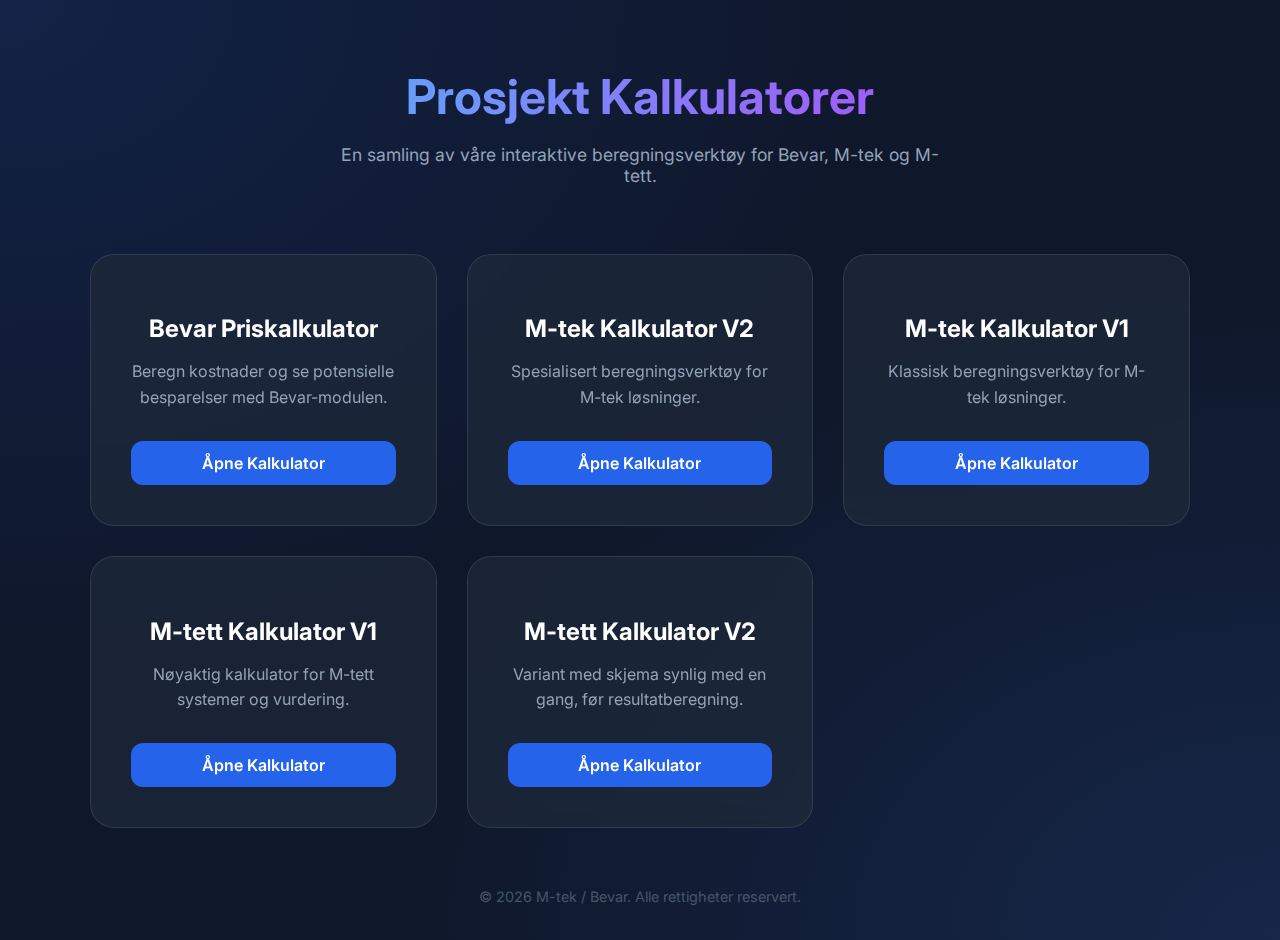
<file: index.html>
<!DOCTYPE html>
<html lang="no">

<head>
    <meta charset="UTF-8">
    <meta name="viewport" content="width=device-width, initial-scale=1.0">
    <title>Kalkulator Oversikt | Bevar & M-tek</title>
    <link rel="preconnect" href="https://fonts.googleapis.com">
    <link rel="preconnect" href="https://fonts.gstatic.com" crossorigin>
    <link href="https://fonts.googleapis.com/css2?family=Inter:wght@300;400;600;700&display=swap" rel="stylesheet">
    <style>
        :root {
            --primary: #2563eb;
            --secondary: #3b82f6;
            --bg: #0f172a;
            --card-bg: rgba(30, 41, 59, 0.7);
            --text: #f8fafc;
        }

        body {
            font-family: 'Inter', sans-serif;
            background-color: var(--bg);
            background-image:
                radial-gradient(at 0% 0%, rgba(37, 99, 235, 0.15) 0px, transparent 50%),
                radial-gradient(at 100% 100%, rgba(59, 130, 246, 0.15) 0px, transparent 50%);
            color: var(--text);
            margin: 0;
            display: flex;
            flex-direction: column;
            align-items: center;
            justify-content: center;
            min-height: 100vh;
            padding: 20px;
        }

        header {
            text-align: center;
            margin-bottom: 50px;
        }

        h1 {
            font-size: 3rem;
            font-weight: 700;
            margin-bottom: 10px;
            background: linear-gradient(to right, #60a5fa, #a855f7);
            -webkit-background-clip: text;
            -webkit-text-fill-color: transparent;
        }

        p.subtitle {
            font-size: 1.1rem;
            color: #94a3b8;
            max-width: 600px;
        }

        .grid {
            display: grid;
            grid-template-columns: repeat(auto-fit, minmax(300px, 1fr));
            gap: 30px;
            width: 100%;
            max-width: 1100px;
        }

        .card {
            background: var(--card-bg);
            backdrop-filter: blur(12px);
            border: 1px solid rgba(255, 255, 255, 0.1);
            border-radius: 24px;
            padding: 40px;
            text-align: center;
            transition: all 0.3s cubic-bezier(0.4, 0, 0.2, 1);
            text-decoration: none;
            color: inherit;
            display: flex;
            flex-direction: column;
            justify-content: space-between;
        }

        .card:hover {
            transform: translateY(-10px);
            border-color: var(--primary);
            box-shadow: 0 20px 25px -5px rgba(0, 0, 0, 0.5), 0 8px 10px -6px rgba(0, 0, 0, 0.5);
            background: rgba(30, 41, 59, 0.9);
        }

        .card h2 {
            font-size: 1.5rem;
            margin-bottom: 15px;
            color: #fff;
        }

        .card p {
            color: #94a3b8;
            margin-bottom: 30px;
            line-height: 1.6;
        }

        .btn {
            display: inline-block;
            background: var(--primary);
            color: white;
            padding: 12px 24px;
            border-radius: 12px;
            font-weight: 600;
            transition: background 0.2s;
        }

        .card:hover .btn {
            background: var(--secondary);
        }

        .footer {
            margin-top: 60px;
            color: #475569;
            font-size: 0.9rem;
        }

        @media (max-width: 640px) {
            h1 {
                font-size: 2rem;
            }

            .grid {
                grid-template-columns: 1fr;
            }
        }
    </style>
</head>

<body>

    <header>
        <h1>Prosjekt Kalkulatorer</h1>
        <p class="subtitle">En samling av våre interaktive beregningsverktøy for Bevar, M-tek og M-tett.</p>
    </header>

    <main class="grid">
        <a href="Bevar_priskalkulator/index.html" class="card">
            <div>
                <h2>Bevar Priskalkulator</h2>
                <p>Beregn kostnader og se potensielle besparelser med Bevar-modulen.</p>
            </div>
            <span class="btn">Åpne Kalkulator</span>
        </a>

        <a href="Kalkulator%20M-tek%20V2/index.html" class="card">
            <div>
                <h2>M-tek Kalkulator V2</h2>
                <p>Spesialisert beregningsverktøy for M-tek løsninger.</p>
            </div>
            <span class="btn">Åpne Kalkulator</span>
        </a>

        <a href="Kalkulator%20M-tek%20V1/index.html" class="card">
            <div>
                <h2>M-tek Kalkulator V1</h2>
                <p>Klassisk beregningsverktøy for M-tek løsninger.</p>
            </div>
            <span class="btn">Åpne Kalkulator</span>
        </a>

        <a href="Kalkulator%20M-tettV1/index.html" class="card">
            <div>
                <h2>M-tett Kalkulator V1</h2>
                <p>Nøyaktig kalkulator for M-tett systemer og vurdering.</p>
            </div>
            <span class="btn">Åpne Kalkulator</span>
        </a>

        <a href="Kalkulator%20M-tett%20V2/index.html" class="card">
            <div>
                <h2>M-tett Kalkulator V2</h2>
                <p>Variant med skjema synlig med en gang, før resultatberegning.</p>
            </div>
            <span class="btn">Åpne Kalkulator</span>
        </a>
    </main>

    <footer class="footer">
        &copy; 2026 M-tek / Bevar. Alle rettigheter reservert.
    </footer>

</body>

</html>
</file>
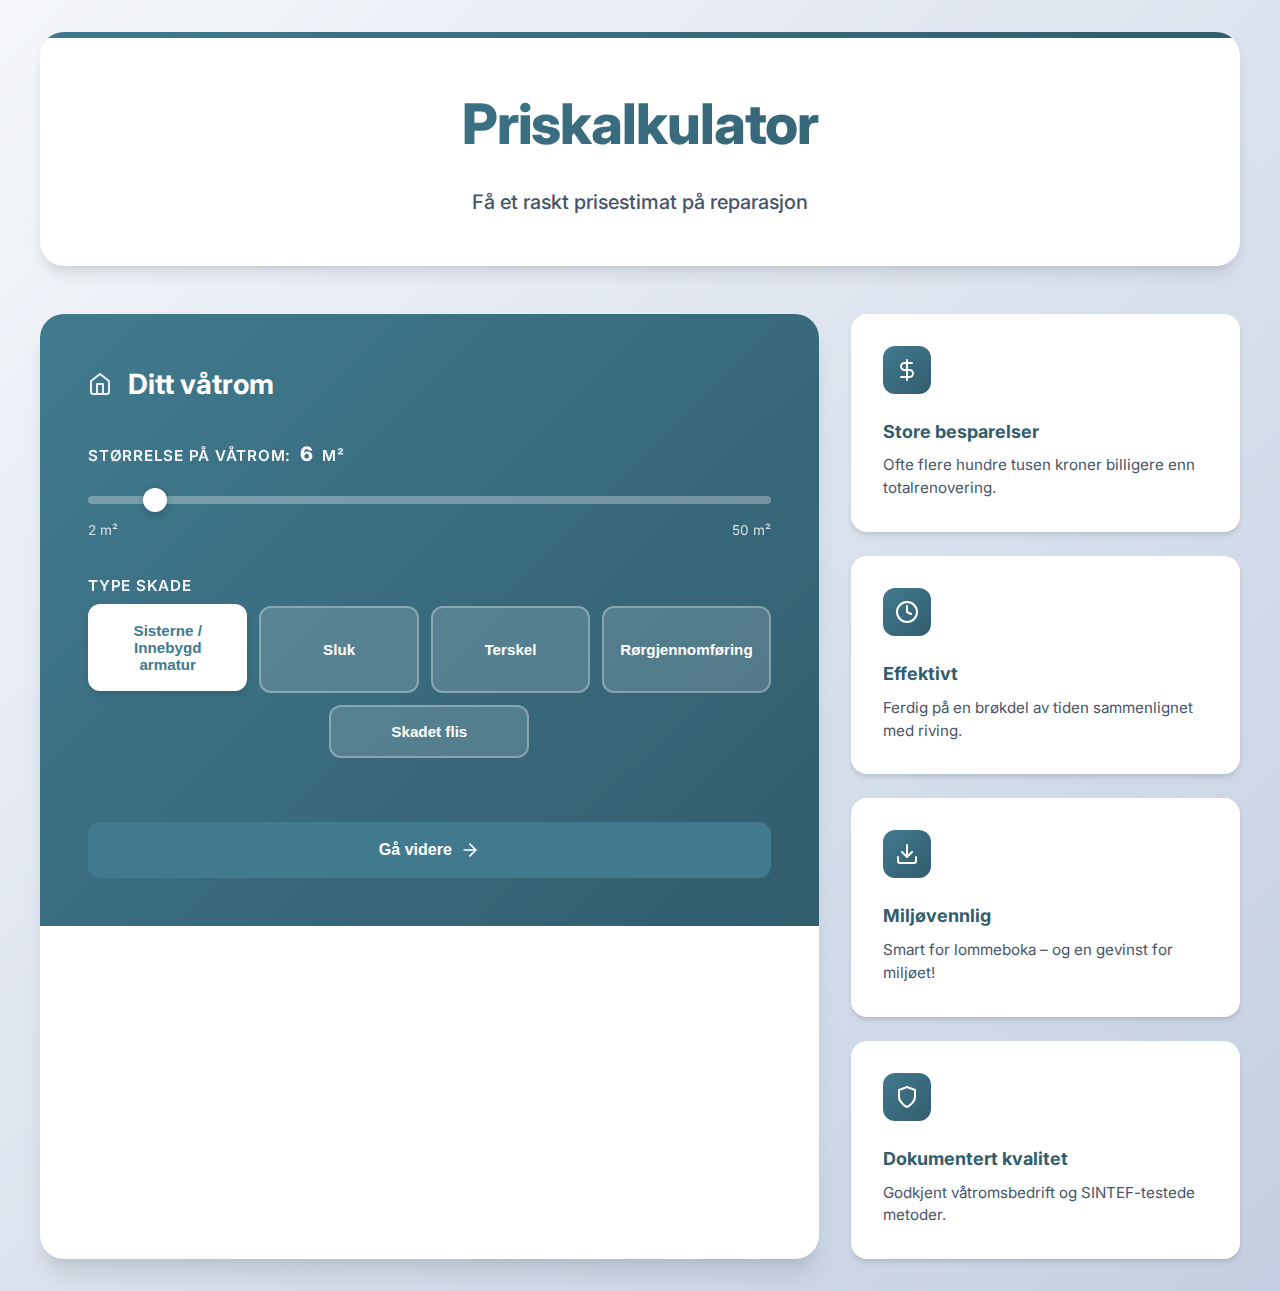
<file: Bevar_priskalkulator/index.html>
<!DOCTYPE html>
<html lang="no">

<head>
    <meta charset="UTF-8">
    <meta name="viewport" content="width=device-width, initial-scale=1.0">
    <title>Bevar Våtrom - Priskalkulator</title>
    <meta name="description" content="Få et raskt prisestimat på reparasjon av ditt våtrom.">
    <link rel="stylesheet" href="style.css">
    <link rel="preconnect" href="https://fonts.googleapis.com">
    <link rel="preconnect" href="https://fonts.gstatic.com" crossorigin>
    <link href="https://fonts.googleapis.com/css2?family=Inter:wght@400;500;600;700;800&display=swap" rel="stylesheet">
</head>

<body>
    <div class="container">
        <!-- Header Section -->
        <header class="header">
            <div class="header-content">
                <h1 class="main-title">Priskalkulator</h1>
                <p class="subtitle">Få et raskt prisestimat på reparasjon</p>
            </div>
        </header>

        <!-- Calculator Section -->
        <div class="calculator-wrapper">
            <div class="calculator-card">
                <!-- Input Section -->
                <div class="input-section">
                    <h2 class="section-title">
                        <svg xmlns="http://www.w3.org/2000/svg" width="24" height="24" viewBox="0 0 24 24" fill="none"
                            stroke="currentColor" stroke-width="2" stroke-linecap="round" stroke-linejoin="round">
                            <path d="M3 9l9-7 9 7v11a2 2 0 0 1-2 2H5a2 2 0 0 1-2-2z"></path>
                            <polyline points="9 22 9 12 15 12 15 22"></polyline>
                        </svg>
                        Ditt våtrom
                    </h2>

                    <div class="input-group">
                        <label for="area">Størrelse på våtrom: <span id="areaDisplay" class="highlight-value">6</span>
                            m²</label>
                        <div class="slider-container">
                            <input type="range" id="areaSlider" min="2" max="50" value="6" step="0.5">
                            <div class="slider-labels">
                                <span>2 m²</span>
                                <span>50 m²</span>
                            </div>
                        </div>
                    </div>

                    <div class="input-group">
                        <label>Type skade</label>
                        <div class="damage-options" id="damageOptions">
                            <button type="button" class="damage-btn active" data-value="sisterne">Sisterne / Innebygd
                                armatur</button>
                            <button type="button" class="damage-btn" data-value="sluk">Sluk</button>
                            <button type="button" class="damage-btn" data-value="terskel">Terskel</button>
                            <button type="button" class="damage-btn" data-value="ror">Rørgjennomføring</button>
                            <button type="button" class="damage-btn" data-value="flis">Skadet flis</button>
                        </div>
                    </div>

                    <button id="nextBtn" class="btn btn-primary full-width" style="margin-top: 2rem;">
                        Gå videre
                        <svg xmlns="http://www.w3.org/2000/svg" width="20" height="20" viewBox="0 0 24 24" fill="none"
                            stroke="currentColor" stroke-width="2" stroke-linecap="round" stroke-linejoin="round">
                            <line x1="5" y1="12" x2="19" y2="12"></line>
                            <polyline points="12 5 19 12 12 19"></polyline>
                        </svg>
                    </button>


                </div>

                <!-- Lead Capture Form (Initially Hidden) -->
                <div id="leadFormSection" class="results-section lead-capture-mode hidden">
                    <h2 class="section-title">Få ditt prisoverslag</h2>
                    <p class="lead-text">Fyll ut skjemaet for å se estimert pris og tidsbruk umiddelbart.</p>

                    <form id="leadForm" class="lead-form">
                        <div class="form-group">
                            <label for="name">Navn</label>
                            <input type="text" id="name" required placeholder="Ditt navn">
                        </div>
                        <div class="form-group">
                            <label for="phone">Telefonnummer</label>
                            <input type="tel" id="phone" required placeholder="Ditt telefonnummer">
                        </div>
                        <div class="form-group">
                            <label for="email">E-post</label>
                            <input type="email" id="email" required placeholder="Din e-postadresse">
                        </div>
                        <button type="submit" class="btn btn-primary full-width">
                            Se prisestimat
                            <svg xmlns="http://www.w3.org/2000/svg" width="20" height="20" viewBox="0 0 24 24"
                                fill="none" stroke="currentColor" stroke-width="2" stroke-linecap="round"
                                stroke-linejoin="round">
                                <line x1="5" y1="12" x2="19" y2="12"></line>
                                <polyline points="12 5 19 12 12 19"></polyline>
                            </svg>
                        </button>
                    </form>
                    <p class="privacy-note">Din informasjon er trygg hos oss. Vi kontakter deg kun angående din
                        forespørsel.</p>
                </div>

                <!-- Results Section (Initially Hidden) -->
                <div id="resultsSection" class="results-section hidden">
                    <h2 class="section-title">Ditt prisestimat</h2>

                    <!-- Comparison Toggle -->
                    <div class="comparison-toggle">
                        <button class="toggle-btn active" data-view="repair">
                            <svg xmlns="http://www.w3.org/2000/svg" width="18" height="18" viewBox="0 0 24 24"
                                fill="none" stroke="currentColor" stroke-width="2" stroke-linecap="round"
                                stroke-linejoin="round">
                                <path
                                    d="M14.7 6.3a1 1 0 0 0 0 1.4l1.6 1.6a1 1 0 0 0 1.4 0l3.77-3.77a6 6 0 0 1-7.94 7.94l-6.91 6.91a2.12 2.12 0 0 1-3-3l6.91-6.91a6 6 0 0 1 7.94-7.94l-3.76 3.76z">
                                </path>
                            </svg>
                            Punktreparasjon
                        </button>
                        <button class="toggle-btn" data-view="demolition">
                            <svg xmlns="http://www.w3.org/2000/svg" width="18" height="18" viewBox="0 0 24 24"
                                fill="none" stroke="currentColor" stroke-width="2" stroke-linecap="round"
                                stroke-linejoin="round">
                                <path d="M3 3h18v18H3zM12 8v8M8 12h8"></path>
                            </svg>
                            Total rivning
                        </button>
                    </div>

                    <!-- Results Grid -->
                    <div class="results-grid two-columns">
                        <!-- Cost Card -->
                        <div class="result-card cost-card">
                            <div class="card-icon">
                                <svg xmlns="http://www.w3.org/2000/svg" width="32" height="32" viewBox="0 0 24 24"
                                    fill="none" stroke="currentColor" stroke-width="2" stroke-linecap="round"
                                    stroke-linejoin="round">
                                    <line x1="12" y1="1" x2="12" y2="23"></line>
                                    <path d="M17 5H9.5a3.5 3.5 0 0 0 0 7h5a3.5 3.5 0 0 1 0 7H6"></path>
                                </svg>
                            </div>
                            <div class="card-content">
                                <h3>Estimert Kostnad (eks. mva)</h3>
                                <div class="result-value" id="costValue">-</div>
                            </div>
                        </div>

                        <!-- Time Card -->
                        <div class="result-card time-card">
                            <div class="card-icon">
                                <svg xmlns="http://www.w3.org/2000/svg" width="32" height="32" viewBox="0 0 24 24"
                                    fill="none" stroke="currentColor" stroke-width="2" stroke-linecap="round"
                                    stroke-linejoin="round">
                                    <circle cx="12" cy="12" r="10"></circle>
                                    <polyline points="12 6 12 12 16 14"></polyline>
                                </svg>
                            </div>
                            <div class="card-content">
                                <h3>Estimert Tidsbruk</h3>
                                <div class="result-value" id="timeValue">-</div>
                            </div>
                        </div>
                    </div>



                    <div class="action-buttons">
                        <!-- Reset button removed -->
                        <a href="https://www.bevarvatrom.no/kontakt-oss" class="btn btn-primary">Bestill befaring nå</a>
                    </div>
                </div>
            </div>

            <!-- Info Section -->
            <div class="info-section">
                <div class="benefits-grid">
                    <div class="benefit-card">
                        <div class="benefit-icon-wrapper">
                            <svg xmlns="http://www.w3.org/2000/svg" width="24" height="24" viewBox="0 0 24 24"
                                fill="none" stroke="currentColor" stroke-width="2" stroke-linecap="round"
                                stroke-linejoin="round">
                                <path d="M12 2v20M17 5H9.5a3.5 3.5 0 0 0 0 7h5a3.5 3.5 0 0 1 0 7H6"></path>
                            </svg>
                        </div>
                        <h4>Store besparelser</h4>
                        <p>Ofte flere hundre tusen kroner billigere enn totalrenovering.</p>
                    </div>

                    <div class="benefit-card">
                        <div class="benefit-icon-wrapper">
                            <svg xmlns="http://www.w3.org/2000/svg" width="24" height="24" viewBox="0 0 24 24"
                                fill="none" stroke="currentColor" stroke-width="2" stroke-linecap="round"
                                stroke-linejoin="round">
                                <circle cx="12" cy="12" r="10"></circle>
                                <polyline points="12 6 12 12 16 14"></polyline>
                            </svg>
                        </div>
                        <h4>Effektivt</h4>
                        <p>Ferdig på en brøkdel av tiden sammenlignet med riving.</p>
                    </div>

                    <div class="benefit-card">
                        <div class="benefit-icon-wrapper">
                            <svg xmlns="http://www.w3.org/2000/svg" width="24" height="24" viewBox="0 0 24 24"
                                fill="none" stroke="currentColor" stroke-width="2" stroke-linecap="round"
                                stroke-linejoin="round">
                                <path d="M21 15v4a2 2 0 0 1-2 2H5a2 2 0 0 1-2-2v-4"></path>
                                <polyline points="7 10 12 15 17 10"></polyline>
                                <line x1="12" y1="15" x2="12" y2="3"></line>
                            </svg>
                        </div>
                        <h4>Miljøvennlig</h4>
                        <p>Smart for lommeboka – og en gevinst for miljøet!</p>
                    </div>

                    <div class="benefit-card">
                        <div class="benefit-icon-wrapper">
                            <svg xmlns="http://www.w3.org/2000/svg" width="24" height="24" viewBox="0 0 24 24"
                                fill="none" stroke="currentColor" stroke-width="2" stroke-linecap="round"
                                stroke-linejoin="round">
                                <path d="M12 22s8-4 8-10V5l-8-3-8 3v7c0 6 8 10 8 10z"></path>
                            </svg>
                        </div>
                        <h4>Dokumentert kvalitet</h4>
                        <p>Godkjent våtromsbedrift og SINTEF-testede metoder.</p>
                    </div>
                </div>
            </div>
        </div>
    </div>

    <script src="script.js"></script>
</body>

</html>
</file>
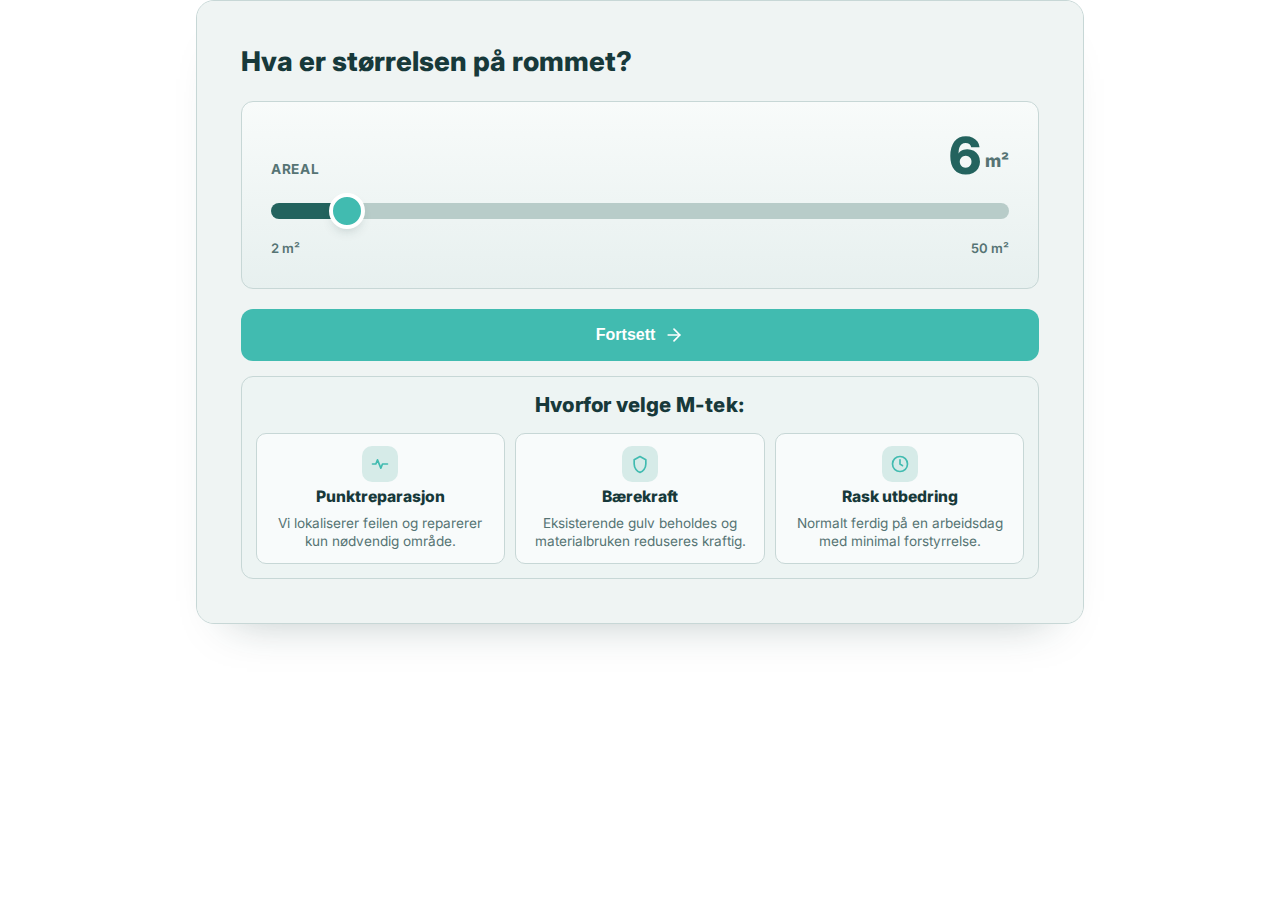
<file: Kalkulator M-tek V1/index.html>
<!DOCTYPE html>
<html lang="no">

<head>
    <meta charset="UTF-8">
    <meta name="viewport" content="width=device-width, initial-scale=1.0">
    <title>M-Tek - Utslippskalkulator</title>
    <meta name="description" content="Få et raskt utslippsestimat fra M-Tek for utbedring av varmekabler.">
    <link rel="stylesheet" href="style.css">
    <link rel="preconnect" href="https://fonts.googleapis.com">
    <link rel="preconnect" href="https://fonts.gstatic.com" crossorigin>
    <link href="https://fonts.googleapis.com/css2?family=Inter:wght@400;500;600;700;800&display=swap" rel="stylesheet">
</head>

<body>
    <div class="calc-container">
        <div class="dashboard-card">
            <div class="diag-panel" id="inputSection">
                <div class="panel-header">
                    <h3>Hva er størrelsen på rommet?</h3>
                </div>

                <div class="input-module">
                    <label for="areaSlider">
                        <span class="label-text">Areal</span>
                        <span class="area-val"><span id="areaDisplay">6</span><span>m²</span></span>
                    </label>
                    <input type="range" id="areaSlider" class="custom-slider" min="2" max="50" value="6" step="0.5">
                    <div class="slider-range">
                        <span>2 m²</span>
                        <span>50 m²</span>
                    </div>
                </div>

                <button id="nextBtn" class="btn-mtek">
                    Fortsett
                    <svg xmlns="http://www.w3.org/2000/svg" width="20" height="20" viewBox="0 0 24 24" fill="none"
                        stroke="currentColor" stroke-width="2" stroke-linecap="round" stroke-linejoin="round">
                        <line x1="5" y1="12" x2="19" y2="12"></line>
                        <polyline points="12 5 19 12 12 19"></polyline>
                    </svg>
                </button>

                <div class="benefit-examples">
                    <section class="benefit-example">
                        <h4 class="benefit-example-title">Hvorfor velge M-tek:</h4>
                        <div class="benefit-list">
                            <article class="benefit-line">
                                <span class="benefit-icon" aria-hidden="true">
                                    <svg viewBox="0 0 24 24" fill="none">
                                        <path d="M3 12h4l2-5 4 10 2-5h6" />
                                    </svg>
                                </span>
                                <span class="benefit-heading">Punktreparasjon</span>
                                <span class="benefit-text">Vi lokaliserer feilen og reparerer kun nødvendig område.</span>
                            </article>
                            <article class="benefit-line">
                                <span class="benefit-icon" aria-hidden="true">
                                    <svg viewBox="0 0 24 24" fill="none">
                                        <path d="M12 3l7 4v5c0 5-3.5 9-7 10-3.5-1-7-5-7-10V7l7-4z" />
                                    </svg>
                                </span>
                                <span class="benefit-heading">Bærekraft</span>
                                <span class="benefit-text">Eksisterende gulv beholdes og materialbruken reduseres kraftig.</span>
                            </article>
                            <article class="benefit-line">
                                <span class="benefit-icon" aria-hidden="true">
                                    <svg viewBox="0 0 24 24" fill="none">
                                        <circle cx="12" cy="12" r="9"></circle>
                                        <path d="M12 7v5l3 2"></path>
                                    </svg>
                                </span>
                                <span class="benefit-heading">Rask utbedring</span>
                                <span class="benefit-text">Normalt ferdig på en arbeidsdag med minimal forstyrrelse.</span>
                            </article>
                        </div>
                    </section>
                </div>
            </div>

            <div id="leadFormSection" class="lead-overlay hidden">
                <div class="panel-header panel-header-center">
                    <h3>Legg inn kontaktinfo for å få estimatet</h3>
                    <p class="panel-sub">Du får estimert kostnad, besparelse og unngåtte utslipp.</p>
                </div>

                <form id="leadForm" class="lead-form">
                    <div class="form-grid">
                        <div class="form-field">
                            <input type="text" id="name" placeholder="Navn" required>
                        </div>
                        <div class="form-field">
                            <input type="tel" id="phone" placeholder="Telefon" required>
                        </div>
                        <div class="form-field">
                            <input type="email" id="email" placeholder="E-post" required>
                        </div>
                    </div>
                    <button type="submit" class="btn-mtek">Vis estimatet</button>
                </form>
            </div>

            <div id="resultsSection" class="result-display hidden">
                <div class="metrikk-grid">
                    <div class="metrikk-card metrikk-card--cost">
                        <div class="metrikk-label" id="costLabel">Estimert kostnad (M-Tek)</div>
                        <div class="metrikk-value"><span id="costValue">0</span> <span class="metrikk-unit" id="costUnit">kr</span>
                        </div>
                    </div>
                    <div class="metrikk-card metrikk-card--savings">
                        <div class="metrikk-label" id="timeLabel">Bespart kostnad</div>
                        <div class="metrikk-value"><span id="timeValue">0</span> <span class="metrikk-unit" id="timeUnit">kr</span></div>
                    </div>
                    <div class="metrikk-card metrikk-card--emissions">
                        <div class="metrikk-label" id="materialLabel">Unngåtte utslipp</div>
                        <div class="metrikk-value"><span id="materialSavings">0</span><span class="metrikk-unit" id="materialSavingsUnit">kgCO2e</span></div>
                    </div>
                </div>

                <div class="result-cta">
                    <a href="https://m-tek.no/kontakt" class="btn-mtek">Kontakt oss</a>
                </div>
            </div>
        </div>
    </div>

    <script src="script.js"></script>
</body>

</html>
</file>
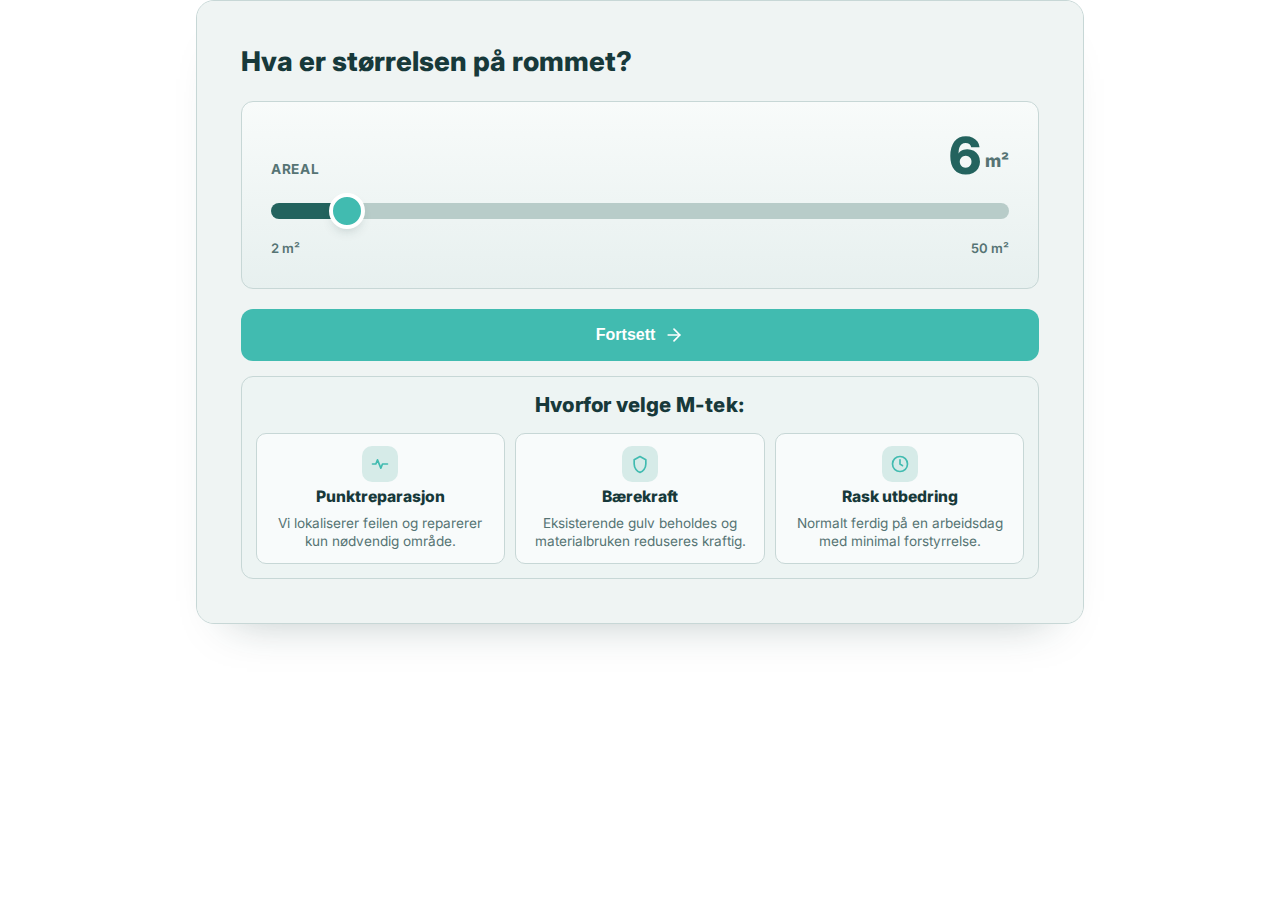
<file: Kalkulator M-tek V2/index.html>
<!DOCTYPE html>
<html lang="no">

<head>
    <meta charset="UTF-8">
    <meta name="viewport" content="width=device-width, initial-scale=1.0">
    <title>M-Tek - Utslippskalkulator</title>
    <meta name="description" content="Få et raskt utslippsestimat fra M-Tek for utbedring av varmekabler.">
    <link rel="stylesheet" href="style.css">
    <link rel="preconnect" href="https://fonts.googleapis.com">
    <link rel="preconnect" href="https://fonts.gstatic.com" crossorigin>
    <link href="https://fonts.googleapis.com/css2?family=Inter:wght@400;500;600;700;800&display=swap" rel="stylesheet">
</head>

<body>
    <div class="calc-container">
        <div class="dashboard-card">
            <div class="diag-panel" id="inputSection">
                <div class="panel-header">
                    <h3>Hva er størrelsen på rommet?</h3>
                </div>

                <div class="input-module">
                    <label for="areaSlider">
                        <span class="label-text">Areal</span>
                        <span class="area-val"><span id="areaDisplay">6</span><span>m²</span></span>
                    </label>
                    <input type="range" id="areaSlider" class="custom-slider" min="2" max="50" value="6" step="0.5">
                    <div class="slider-range">
                        <span>2 m²</span>
                        <span>50 m²</span>
                    </div>
                </div>

                <button id="nextBtn" class="btn-mtek">
                    Fortsett
                    <svg xmlns="http://www.w3.org/2000/svg" width="20" height="20" viewBox="0 0 24 24" fill="none"
                        stroke="currentColor" stroke-width="2" stroke-linecap="round" stroke-linejoin="round">
                        <line x1="5" y1="12" x2="19" y2="12"></line>
                        <polyline points="12 5 19 12 12 19"></polyline>
                    </svg>
                </button>

                <div class="benefit-examples">
                    <section class="benefit-example">
                        <h4 class="benefit-example-title">Hvorfor velge M-tek:</h4>
                        <div class="benefit-list">
                            <article class="benefit-line">
                                <span class="benefit-icon" aria-hidden="true">
                                    <svg viewBox="0 0 24 24" fill="none">
                                        <path d="M3 12h4l2-5 4 10 2-5h6" />
                                    </svg>
                                </span>
                                <span class="benefit-heading">Punktreparasjon</span>
                                <span class="benefit-text">Vi lokaliserer feilen og reparerer kun nødvendig område.</span>
                            </article>
                            <article class="benefit-line">
                                <span class="benefit-icon" aria-hidden="true">
                                    <svg viewBox="0 0 24 24" fill="none">
                                        <path d="M12 3l7 4v5c0 5-3.5 9-7 10-3.5-1-7-5-7-10V7l7-4z" />
                                    </svg>
                                </span>
                                <span class="benefit-heading">Bærekraft</span>
                                <span class="benefit-text">Eksisterende gulv beholdes og materialbruken reduseres kraftig.</span>
                            </article>
                            <article class="benefit-line">
                                <span class="benefit-icon" aria-hidden="true">
                                    <svg viewBox="0 0 24 24" fill="none">
                                        <circle cx="12" cy="12" r="9"></circle>
                                        <path d="M12 7v5l3 2"></path>
                                    </svg>
                                </span>
                                <span class="benefit-heading">Rask utbedring</span>
                                <span class="benefit-text">Normalt ferdig på en arbeidsdag med minimal forstyrrelse.</span>
                            </article>
                        </div>
                    </section>
                </div>
            </div>

            <div id="resultsSection" class="result-display hidden">
                <div class="metrikk-grid">
                    <div class="metrikk-card metrikk-card--cost">
                        <div class="metrikk-label" id="costLabel">Estimert kostnad (M-Tek)</div>
                        <div class="metrikk-value"><span id="costValue">0</span> <span class="metrikk-unit" id="costUnit">kr</span>
                        </div>
                    </div>
                    <div class="metrikk-card metrikk-card--savings">
                        <div class="metrikk-label" id="timeLabel">Bespart kostnad</div>
                        <div class="metrikk-value"><span id="timeValue">0</span> <span class="metrikk-unit" id="timeUnit">kr</span></div>
                    </div>
                    <div class="metrikk-card metrikk-card--emissions">
                        <div class="metrikk-label" id="materialLabel">Unngåtte utslipp</div>
                        <div class="metrikk-value"><span id="materialSavings">0</span><span class="metrikk-unit" id="materialSavingsUnit">kgCO2e</span></div>
                    </div>
                </div>

                <section id="quoteSection" class="quote-section">
                    <h3>Få et uforpliktende pristilbud!</h3>
                    <p>
                        Har du ødelagte varmekabler på badet? Eller skadet membran? Har du lurt på om dere må rive hele
                        badet og starte på nytt? M-TEK har en løsning som er mye billigere, raskere og mer miljøvennlig.
                        Partiell utbedring løser feilen på dagen.
                    </p>

                    <form id="quoteForm" class="quote-form">
                        <div class="quote-grid quote-grid-2">
                            <div class="form-field">
                                <label for="firstName">Fornavn</label>
                                <input type="text" id="firstName" name="firstName" placeholder="Fornavn" required>
                            </div>
                            <div class="form-field">
                                <label for="lastName">Etternavn</label>
                                <input type="text" id="lastName" name="lastName" placeholder="Etternavn" required>
                            </div>
                        </div>

                        <div class="quote-grid quote-grid-1">
                            <div class="form-field">
                                <label for="address">Gateadresse*</label>
                                <input type="text" id="address" name="address" placeholder="Hvor skal jobben utføres?" required>
                            </div>
                        </div>

                        <div class="quote-grid quote-grid-2">
                            <div class="form-field">
                                <label for="postalCode">Postnummer*</label>
                                <input type="text" id="postalCode" name="postalCode" inputmode="numeric" required>
                            </div>
                            <div class="form-field">
                                <label for="city">Poststed*</label>
                                <input type="text" id="city" name="city" required>
                            </div>
                        </div>

                        <div class="quote-grid quote-grid-2">
                            <div class="form-field">
                                <label for="contactEmail">E-post*</label>
                                <input type="email" id="contactEmail" name="contactEmail" placeholder="E-postadresse" required>
                            </div>
                            <div class="form-field">
                                <label for="mobile">Mobilnummer*</label>
                                <input type="tel" id="mobile" name="mobile" required>
                            </div>
                        </div>

                        <div class="quote-grid quote-grid-1">
                            <div class="form-field">
                                <label for="helpText">Hva kan vi hjelpe deg med?</label>
                                <textarea id="helpText" name="helpText"
                                    placeholder="Har det bare blitt kaldt i gulvet ditt, eller går sikringen når du setter på varmekabelen? Har elektriker målt feil på varmekabelen?"></textarea>
                            </div>
                        </div>

                        <p class="privacy-note">Vi behandler personopplysninger som beskrevet i vår personvernerklæring.</p>
                        <button type="submit" class="btn-mtek">Bestill befaring</button>
                        <p id="quoteSuccess" class="quote-success hidden">Takk! Vi tar kontakt med deg så snart som mulig.</p>
                    </form>
                </section>

            </div>
        </div>
    </div>

    <script src="script.js"></script>
</body>

</html>
</file>
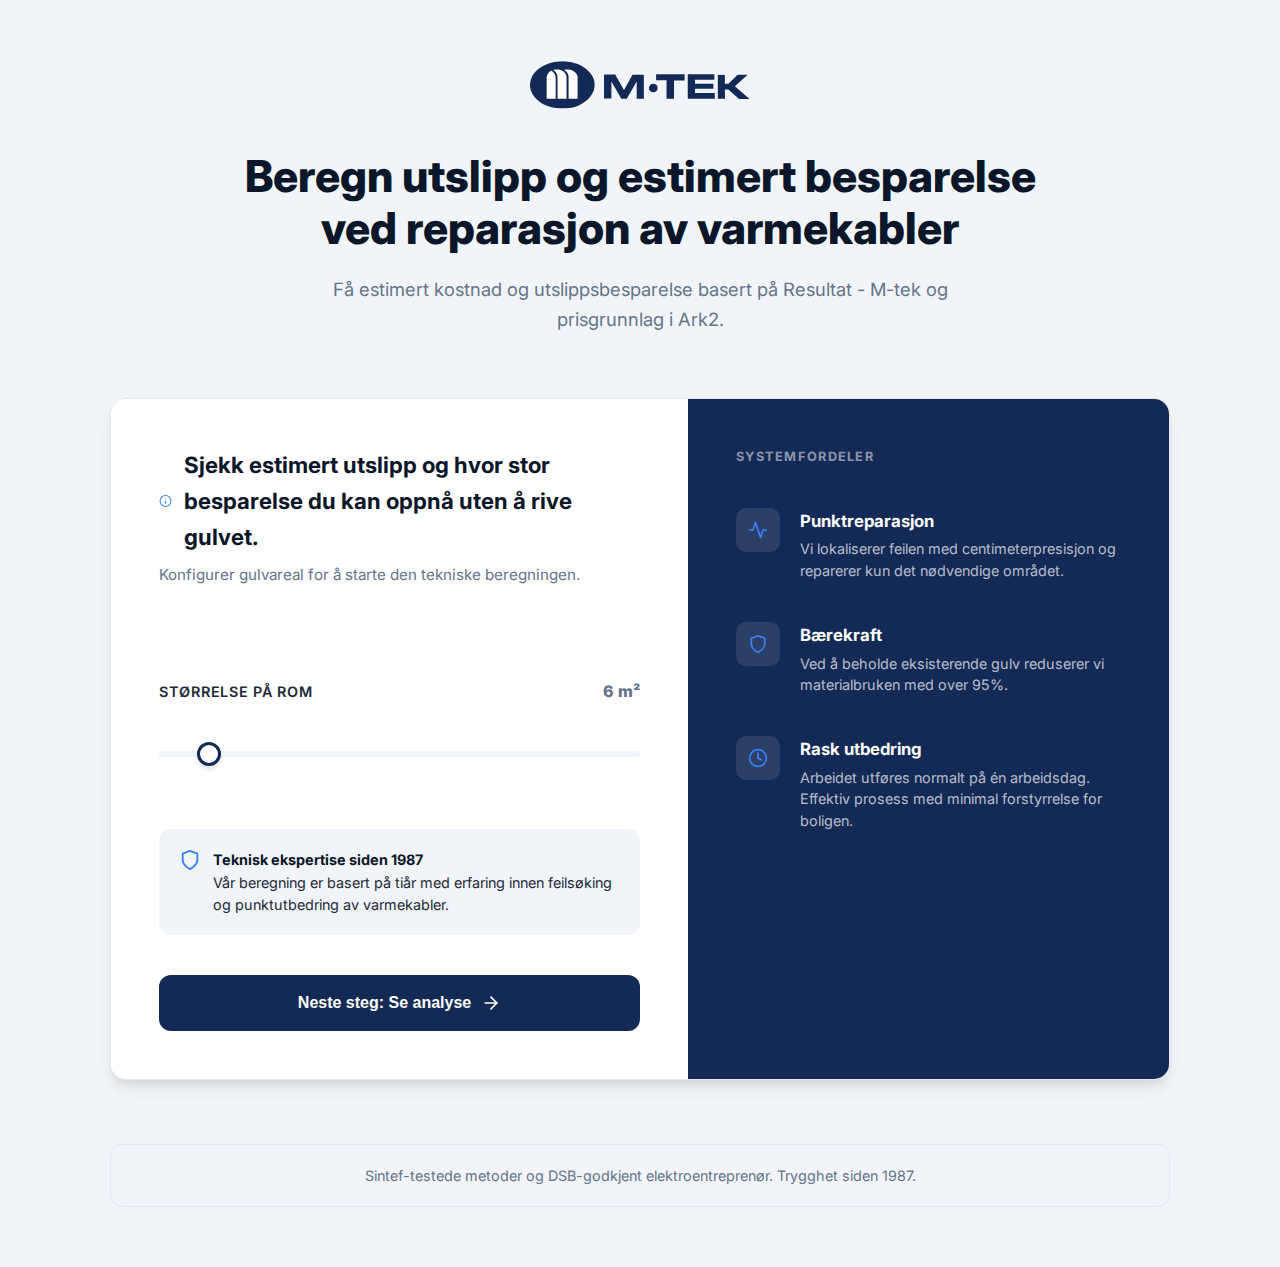
<file: Kalkulator M-tek/index.html>
<!DOCTYPE html>
<html lang="no">

<head>
    <meta charset="UTF-8">
    <meta name="viewport" content="width=device-width, initial-scale=1.0">
    <title>M-Tek - Utslippskalkulator</title>
    <meta name="description" content="Få et raskt utslippsestimat fra M-Tek for utbedring av varmekabler.">
    <link rel="stylesheet" href="style.css">
    <link rel="preconnect" href="https://fonts.googleapis.com">
    <link rel="preconnect" href="https://fonts.gstatic.com" crossorigin>
    <link href="https://fonts.googleapis.com/css2?family=Inter:wght@400;500;600;700;800&display=swap" rel="stylesheet">
</head>

<body>
    <div class="calc-container">
        <!-- Header Section -->
        <header class="main-header">
            <div style="margin-bottom: 2rem;">
                <img src="m-tek-logo-darker.svg" alt="M-Tek Logo" style="height: 50px;">
            </div>
            <h1 class="main-title">Beregn utslipp og estimert besparelse <br>ved reparasjon av varmekabler</h1>
            <p class="subtitle">Få estimert kostnad og utslippsbesparelse basert på Resultat - M-tek og prisgrunnlag i Ark2.</p>
        </header>

        <!-- Main Dashboard Card -->
        <div class="dashboard-card">

            <!-- Left: Analysis Panel -->
            <div class="diag-panel" id="inputSection">
                <div class="panel-header">
                    <h3>
                        <svg xmlns="http://www.w3.org/2000/svg" width="24" height="24" viewBox="0 0 24 24" fill="none"
                            stroke="currentColor" stroke-width="2" stroke-linecap="round" stroke-linejoin="round">
                            <circle cx="12" cy="12" r="10"></circle>
                            <line x1="12" y1="16" x2="12" y2="12"></line>
                            <line x1="12" y1="8" x2="12.01" y2="8"></line>
                        </svg>
                        Sjekk estimert utslipp og hvor stor besparelse du kan oppnå uten å rive gulvet.
                    </h3>
                    <p class="panel-sub">Konfigurer gulvareal for å starte den tekniske beregningen.</p>
                </div>

                <div class="input-module">
                    <label>
                        <span class="label-text">Størrelse på rom</span>
                        <div class="area-val"><span id="areaDisplay">6</span><span>m²</span></div>
                    </label>
                    <input type="range" id="areaSlider" class="custom-slider" min="2" max="50" value="6" step="0.5">
                </div>

                <div class="expert-notice">
                    <svg xmlns="http://www.w3.org/2000/svg" width="22" height="22" viewBox="0 0 24 24" fill="none"
                        stroke="currentColor" stroke-width="2" stroke-linecap="round" stroke-linejoin="round">
                        <path d="M12 22s8-4 8-10V5l-8-3-8 3v7c0 6 8 10 8 10z"></path>
                    </svg>
                    <div>
                        <strong>Teknisk ekspertise siden 1987</strong>
                        Vår beregning er basert på tiår med erfaring innen feilsøking og punktutbedring av varmekabler.
                    </div>
                </div>

                <button id="nextBtn" class="btn-mtek" style="margin-top: 2.5rem;">
                    Neste steg: Se analyse
                    <svg xmlns="http://www.w3.org/2000/svg" width="20" height="20" viewBox="0 0 24 24" fill="none"
                        stroke="currentColor" stroke-width="2" stroke-linecap="round" stroke-linejoin="round">
                        <line x1="5" y1="12" x2="19" y2="12"></line>
                        <polyline points="12 5 19 12 12 19"></polyline>
                    </svg>
                </button>
            </div>

            <!-- Right: Real-time Analytics -->
            <div class="side-analytics">
                <h4>Systemfordeler</h4>

                <div class="stat-item">
                    <div class="stat-icon">
                        <svg xmlns="http://www.w3.org/2000/svg" width="20" height="20" viewBox="0 0 24 24" fill="none"
                            stroke="currentColor" stroke-width="2" stroke-linecap="round" stroke-linejoin="round">
                            <polyline points="22 12 18 12 15 21 9 3 6 12 2 12"></polyline>
                        </svg>
                    </div>
                    <div class="stat-content">
                        <h5>Punktreparasjon</h5>
                        <p>Vi lokaliserer feilen med centimeterpresisjon og reparerer kun det nødvendige området.</p>
                    </div>
                </div>

                <div class="stat-item">
                    <div class="stat-icon">
                        <svg xmlns="http://www.w3.org/2000/svg" width="20" height="20" viewBox="0 0 24 24" fill="none"
                            stroke="currentColor" stroke-width="2" stroke-linecap="round" stroke-linejoin="round">
                            <path d="M12 22s8-4 8-10V5l-8-3-8 3v7c0 6 8 10 8 10z"></path>
                        </svg>
                    </div>
                    <div class="stat-content">
                        <h5>Bærekraft</h5>
                        <p>Ved å beholde eksisterende gulv reduserer vi materialbruken med over 95%.</p>
                    </div>
                </div>

                <div class="stat-item">
                    <div class="stat-icon">
                        <svg xmlns="http://www.w3.org/2000/svg" width="20" height="20" viewBox="0 0 24 24" fill="none"
                            stroke="currentColor" stroke-width="2" stroke-linecap="round" stroke-linejoin="round">
                            <circle cx="12" cy="12" r="10"></circle>
                            <polyline points="12 6 12 12 16 14"></polyline>
                        </svg>
                    </div>
                    <div class="stat-content">
                        <h5>Rask utbedring</h5>
                        <p>Arbeidet utføres normalt på én arbeidsdag. Effektiv prosess med minimal forstyrrelse for
                            boligen.</p>
                    </div>
                </div>
            </div>

            <!-- Lead Capture Overlay (Initially Hidden) -->
            <div id="leadFormSection" class="lead-overlay hidden">
                <div class="panel-header" style="text-align: center;">
                    <h3>Hvor skal vi sende analysen?</h3>
                    <p class="panel-sub">Fyll ut detaljene for å låse opp utslippsestimatet</p>
                </div>

                <form id="leadForm" class="lead-form">
                    <div class="form-grid">
                        <div class="form-field">
                            <input type="text" id="name" placeholder="Ditt navn" required>
                        </div>
                        <div class="form-field">
                            <input type="tel" id="phone" placeholder="Telefonnummer" required>
                        </div>
                        <div class="form-field">
                            <input type="email" id="email" placeholder="E-postadresse" required>
                        </div>
                    </div>
                    <button type="submit" class="btn-mtek">
                        Se ferdig analyse
                        <svg xmlns="http://www.w3.org/2000/svg" width="20" height="20" viewBox="0 0 24 24" fill="none"
                            stroke="currentColor" stroke-width="2" stroke-linecap="round" stroke-linejoin="round">
                            <line x1="5" y1="12" x2="19" y2="12"></line>
                            <polyline points="12 5 19 12 12 19"></polyline>
                        </svg>
                    </button>
                </form>
            </div>

            <!-- Results Section (Initially Hidden) -->
            <div id="resultsSection" class="result-display hidden">
                <div class="metrikk-grid">
                <div class="metrikk-card">
                    <div class="metrikk-label" id="costLabel">Estimert kostnad (M-Tek)</div>
                    <div class="metrikk-value"><span id="costValue">0</span> <span class="metrikk-unit" id="costUnit">kr</span>
                        </div>
                </div>
                <div class="metrikk-card">
                    <div class="metrikk-label" id="timeLabel">Bespart kostnad</div>
                    <div class="metrikk-value"><span id="timeValue">0</span> <span class="metrikk-unit" id="timeUnit">kr</span></div>
                </div>
                <div class="metrikk-card">
                    <div class="metrikk-label" id="materialLabel">Unngåtte utslipp</div>
                    <div class="metrikk-value"><span id="materialSavings">0</span><span
                                class="metrikk-unit" id="materialSavingsUnit">kgCO2e</span></div>
                </div>
            </div>
            <p style="text-align:center; margin-top: 1rem; color: var(--text-muted); font-size: 0.9rem;">Beregnet med <span id="metaArea">6 m²</span> og rehab-tid fra Ark2: <span id="metaDays">25 døgn</span>.</p>

                <div style="text-align: center; margin-top: 4rem;">
                    <a href="https://m-tek.no/kontakt" class="btn-mtek" style="max-width: 400px; margin: 0 auto;">
                        Motta et tilbud
                    </a>
                </div>
            </div>

        </div>

        <!-- Info Footer -->
        <div class="expert-notice"
            style="margin-top: 4rem; justify-content: center; background: none; border: 1px solid var(--border-light);">
            <p style="text-align: center; color: var(--text-muted);">Sintef-testede metoder og DSB-godkjent
                elektroentreprenør. Trygghet siden 1987.</p>
        </div>
    </div>

    <script src="script.js"></script>
</body>

</html>
</file>
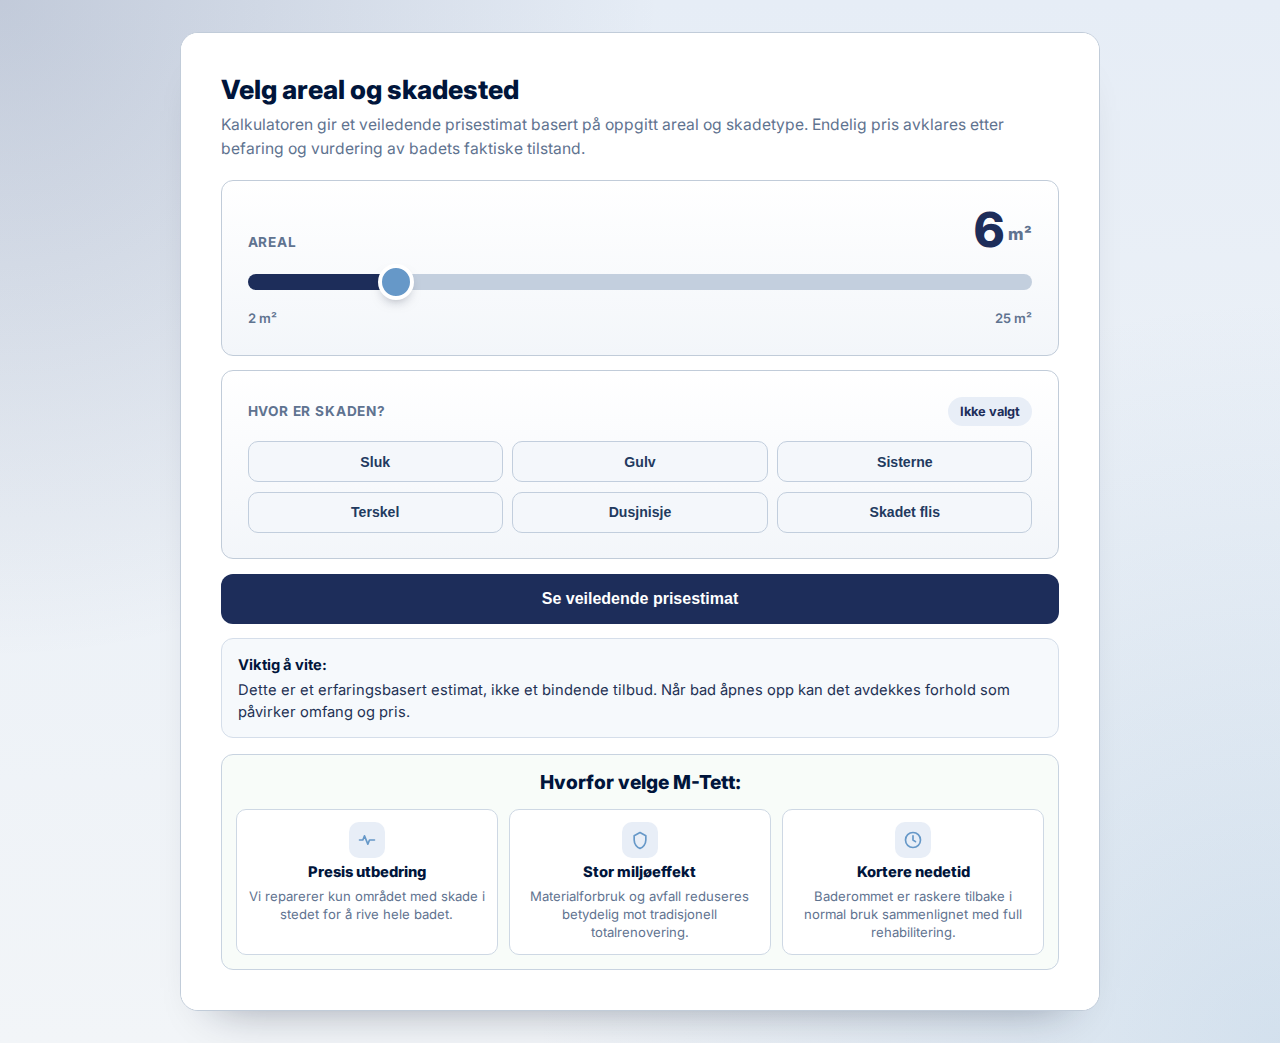
<file: Kalkulator M-tett V2/index.html>
<!DOCTYPE html>
<html lang="no">

<head>
    <meta charset="UTF-8">
    <meta name="viewport" content="width=device-width, initial-scale=1.0">
    <title>M-Tett - Besparelseskalkulator V2</title>
    <meta name="description"
        content="Beregn miljøgevinst, kostnadsbesparelse og redusert nedetid med M-Tett punktutbedring.">
    <link rel="stylesheet" href="style.css">
    <link rel="preconnect" href="https://fonts.googleapis.com">
    <link rel="preconnect" href="https://fonts.gstatic.com" crossorigin>
    <link href="https://fonts.googleapis.com/css2?family=Inter:wght@400;500;600;700;800&display=swap" rel="stylesheet">
</head>

<body>
    <div class="calc-shell">
        <div class="calc-container">
            <div class="dashboard-card">
                <section class="diag-panel" id="inputSection">
                    <div class="panel-header">
                        <h3>Velg areal og skadested</h3>
                        <p class="panel-sub">Kalkulatoren gir et veiledende prisestimat basert på oppgitt areal og skadetype. Endelig pris avklares etter befaring og vurdering av badets faktiske tilstand.</p>
                    </div>

                    <div class="input-module">
                        <label for="areaSlider">
                            <span class="label-text">Areal</span>
                            <span class="area-val"><span id="areaDisplay">6</span><span>m²</span></span>
                        </label>
                        <input type="range" id="areaSlider" class="custom-slider" min="2" max="25" value="6" step="1">
                        <div class="slider-range">
                            <span>2 m²</span>
                            <span>25 m²</span>
                        </div>
                    </div>

                    <div class="input-module">
                        <div class="damage-label-row">
                            <span class="label-text">Hvor er skaden?</span>
                            <span id="selectedDamageText" class="damage-pill">Ikke valgt</span>
                        </div>
                        <div id="damageGrid" class="damage-grid"></div>
                        <div id="step1Error" class="step-error hidden">Velg hvor skaden er før du går videre.</div>
                    </div>

                    <div class="estimate-actions">
                        <button type="button" id="showEstimateBtn" class="btn-mtett">Se veiledende prisestimat</button>
                    </div>

                    <div class="estimate-note estimate-note--soft">
                        <strong>Viktig å vite:</strong>
                        <span>Dette er et erfaringsbasert estimat, ikke et bindende tilbud. Når bad åpnes opp kan det avdekkes forhold som påvirker omfang og pris.</span>
                    </div>

                    <div class="benefit-examples">
                        <section class="benefit-example">
                            <h4 class="benefit-example-title">Hvorfor velge M-Tett:</h4>
                            <div class="benefit-list">
                                <article class="benefit-line">
                                    <span class="benefit-icon" aria-hidden="true">
                                        <svg viewBox="0 0 24 24" fill="none">
                                            <path d="M3 12h4l2-5 4 10 2-5h6" />
                                        </svg>
                                    </span>
                                    <span class="benefit-heading">Presis utbedring</span>
                                    <span class="benefit-text">Vi reparerer kun området med skade i stedet for å rive
                                        hele badet.</span>
                                </article>
                                <article class="benefit-line">
                                    <span class="benefit-icon" aria-hidden="true">
                                        <svg viewBox="0 0 24 24" fill="none">
                                            <path d="M12 3l7 4v5c0 5-3.5 9-7 10-3.5-1-7-5-7-10V7l7-4z" />
                                        </svg>
                                    </span>
                                    <span class="benefit-heading">Stor miljøeffekt</span>
                                    <span class="benefit-text">Materialforbruk og avfall reduseres betydelig mot
                                        tradisjonell totalrenovering.</span>
                                </article>
                                <article class="benefit-line">
                                    <span class="benefit-icon" aria-hidden="true">
                                        <svg viewBox="0 0 24 24" fill="none">
                                            <circle cx="12" cy="12" r="9"></circle>
                                            <path d="M12 7v5l3 2"></path>
                                        </svg>
                                    </span>
                                    <span class="benefit-heading">Kortere nedetid</span>
                                    <span class="benefit-text">Baderommet er raskere tilbake i normal bruk sammenlignet
                                        med full rehabilitering.</span>
                                </article>
                            </div>
                        </section>
                    </div>
                </section>

                <section id="resultsSection" class="result-display hidden">
                    <div class="result-summary">
                        <h3>Ditt veiledende estimat med M-Tett</h3>
                        <p><span id="resultArea">6 m²</span> · <span id="resultDamage">Ikke valgt</span></p>
                    </div>

                    <div class="estimate-note estimate-note--strong">
                        <strong>Prisene under er veiledende estimater.</strong>
                        <span>De er basert på vår erfaringsdatabase, oppgitt areal og valgt skadetype. For en mer presis vurdering av tilstand, utbedring og kostnad anbefaler vi befaring.</span>
                    </div>

                    <div class="metrikk-grid">
                        <article class="metrikk-card metrikk-card--emissions">
                            <div class="metrikk-label">Unngåtte utslipp</div>
                            <div class="metrikk-value">
                                <span id="savedCo2Value">0</span><span class="metrikk-unit">kg CO2e</span>
                            </div>
                        </article>
                        <article class="metrikk-card metrikk-card--cost">
                            <div class="metrikk-label">Spart kostnad</div>
                            <div class="metrikk-value">
                                <span id="savedCostValue">0</span><span class="metrikk-unit">kr</span>
                            </div>
                        </article>
                        <article class="metrikk-card metrikk-card--time">
                            <div class="metrikk-label">Spart tid</div>
                            <div class="metrikk-value">
                                <span id="savedTimeValue">0</span><span class="metrikk-unit">døgn</span>
                            </div>
                        </article>
                    </div>

                    <div class="comparison-grid">
                        <article class="comparison-card">
                            <h4>Miljø (kg CO2e)</h4>
                            <div class="comparison-row"><span>Riving</span><strong id="co2BaseValue">0</strong></div>
                            <div class="comparison-row"><span>M-Tett</span><strong id="co2MtetValue">0</strong></div>
                            <div class="comparison-row comparison-row--saved"><span>Spart</span><strong
                                    id="co2SavedValue">0</strong></div>
                        </article>
                        <article class="comparison-card">
                            <h4>Kostnad (kr)</h4>
                            <div class="comparison-row"><span>Riving</span><strong id="costBaseValue">0</strong></div>
                            <div class="comparison-row"><span>M-Tett</span><strong id="costMtetValue">0</strong></div>
                            <div class="comparison-row comparison-row--saved"><span>Spart</span><strong
                                    id="costSavedValue">0</strong></div>
                        </article>
                        <article class="comparison-card">
                            <h4>Tidsbruk (døgn)</h4>
                            <div class="comparison-row"><span>Riving</span><strong id="timeBaseValue">0</strong></div>
                            <div class="comparison-row"><span>M-Tett</span><strong id="timeMtetValue">0</strong></div>
                            <div class="comparison-row comparison-row--saved"><span>Spart</span><strong
                                    id="timeSavedValue">0</strong></div>
                        </article>
                    </div>

                    <section class="order-form-section" id="orderSection">
                        <h3>Bestill befaring</h3>
                        <p class="helper-text helper-text--intro">Befaring gir grunnlag for en mer presis vurdering av tilstand, anbefalt utbedring og et mer konkret kostnadsestimat for ditt bad.</p>

                        <form id="orderForm" class="order-form" novalidate>
                            <div class="field-block">
                                <p class="field-title">Proff/Privat*</p>
                                <div class="choice-grid choice-grid-2">
                                    <label class="choice-pill">
                                        <input type="radio" name="customerType" value="proff" required>
                                        <span>Proffkunde</span>
                                    </label>
                                    <label class="choice-pill">
                                        <input type="radio" name="customerType" value="privat" required>
                                        <span>Privatkunde</span>
                                    </label>
                                </div>
                            </div>

                            <div class="form-grid form-grid-2">
                                <div class="form-field">
                                    <label for="firstName">Fornavn (Bestiller)*</label>
                                    <input type="text" id="firstName" name="firstName" required>
                                </div>
                                <div class="form-field">
                                    <label for="lastName">Etternavn (Bestiller)*</label>
                                    <input type="text" id="lastName" name="lastName" required>
                                </div>
                            </div>

                            <div class="form-grid form-grid-2">
                                <div class="form-field">
                                    <label for="mobile">Mobilnummer*</label>
                                    <input type="tel" id="mobile" name="mobile" required>
                                </div>
                                <div class="form-field">
                                    <label for="contactEmail">E-post*</label>
                                    <input type="email" id="contactEmail" name="contactEmail" required>
                                </div>
                            </div>

                            <div class="section-divider">
                                <h4>Hvor skal oppdraget gjennomføres?</h4>

                                <div class="form-grid form-grid-1">
                                    <div class="form-field">
                                        <label for="address">Oppdragsadresse</label>
                                        <input type="text" id="address" name="address">
                                    </div>
                                </div>

                                <div class="form-grid form-grid-2">
                                    <div class="form-field">
                                        <label for="postalCode">Postnummer</label>
                                        <input type="text" id="postalCode" name="postalCode" inputmode="numeric">
                                    </div>
                                    <div class="form-field">
                                        <label for="city">Poststed</label>
                                        <input type="text" id="city" name="city">
                                    </div>
                                </div>
                            </div>

                            <div class="field-block section-divider">
                                <p class="field-title">Er kontaktperson på oppdragssted samme som bestiller?</p>
                                <div class="choice-grid choice-grid-2">
                                    <label class="choice-pill">
                                        <input type="radio" name="sameContact" value="yes" required>
                                        <span>Ja</span>
                                    </label>
                                    <label class="choice-pill">
                                        <input type="radio" name="sameContact" value="no" required>
                                        <span>Nei</span>
                                    </label>
                                </div>
                            </div>

                            <div class="field-block section-divider">
                                <p class="field-title">Skadetype</p>
                                <p class="helper-text">Hjelp oss med å vurdere din sak ved å huke av for feltene under.
                                    Ikke obligatorisk.</p>
                                <div class="checkbox-grid">
                                    <label class="check-item"><input type="checkbox" name="damageType"
                                            value="Sluk"><span>Sluk</span></label>
                                    <label class="check-item"><input type="checkbox" name="damageType"
                                            value="Vegg"><span>Vegg</span></label>
                                    <label class="check-item"><input type="checkbox" name="damageType"
                                            value="Flisreparasjon"><span>Flisreparasjon</span></label>
                                    <label class="check-item"><input type="checkbox" name="damageType"
                                            value="Gulv"><span>Gulv</span></label>
                                    <label class="check-item"><input type="checkbox" name="damageType"
                                            value="Terskel"><span>Terskel</span></label>
                                    <label class="check-item"><input type="checkbox" name="damageType"
                                            value="Rør/avløp"><span>Rør/avløp</span></label>
                                    <label class="check-item"><input type="checkbox" name="damageType"
                                            value="Sisterne"><span>Sisterne</span></label>
                                    <label class="check-item"><input type="checkbox" name="damageType"
                                            value="Gulvvarme"><span>Gulvvarme</span></label>
                                    <label class="check-item"><input type="checkbox" name="damageType"
                                            value="Lekkasje/utetthet"><span>Lekkasje/utetthet</span></label>
                                    <label class="check-item"><input type="checkbox" name="damageType"
                                            value="Annet"><span>Annet</span></label>
                                </div>
                            </div>

                            <div class="form-grid form-grid-1 section-divider">
                                <div class="form-field">
                                    <label for="damageCause">Skadeårsak</label>
                                    <textarea id="damageCause" name="damageCause" rows="3"></textarea>
                                </div>
                            </div>

                            <div class="form-grid form-grid-1">
                                <div class="form-field">
                                    <label for="documentation">Dokumentasjon</label>
                                    <p class="helper-text">Last opp bilde, takstrapport osv.</p>
                                    <input type="file" id="documentation" name="documentation">
                                </div>
                            </div>

                            <div class="form-grid form-grid-1">
                                <div class="form-field">
                                    <label for="bathAge">Alder på bad</label>
                                    <input type="number" id="bathAge" name="bathAge" min="0" value="0">
                                </div>
                            </div>

                            <div class="form-grid form-grid-1">
                                <div class="form-field">
                                    <label for="comment">Har du en kommentar eller noe du ønsker å merke bestillingen
                                        med?</label>
                                    <textarea id="comment" name="comment" rows="4"></textarea>
                                </div>
                            </div>

                            <label class="newsletter-row">
                                <input type="checkbox" id="newsletter" name="newsletter">
                                <span>Send meg gjerne gode artikler, tips og relevant info på e-post</span>
                            </label>

                            <p class="privacy-note">Vi behandler personopplysninger som beskrevet i vår
                                personvernerklæring.</p>
                            <button type="submit" id="orderSubmitBtn" class="btn-mtett">Bestill befaring for mer presist estimat</button>
                            <p id="orderSuccess" class="order-success hidden">Takk! Bestillingen er mottatt. Vi tar
                                kontakt så snart som mulig.</p>
                        </form>
                    </section>
                </section>
            </div>
        </div>
    </div>

    <script src="script.js"></script>
</body>

</html>
</file>
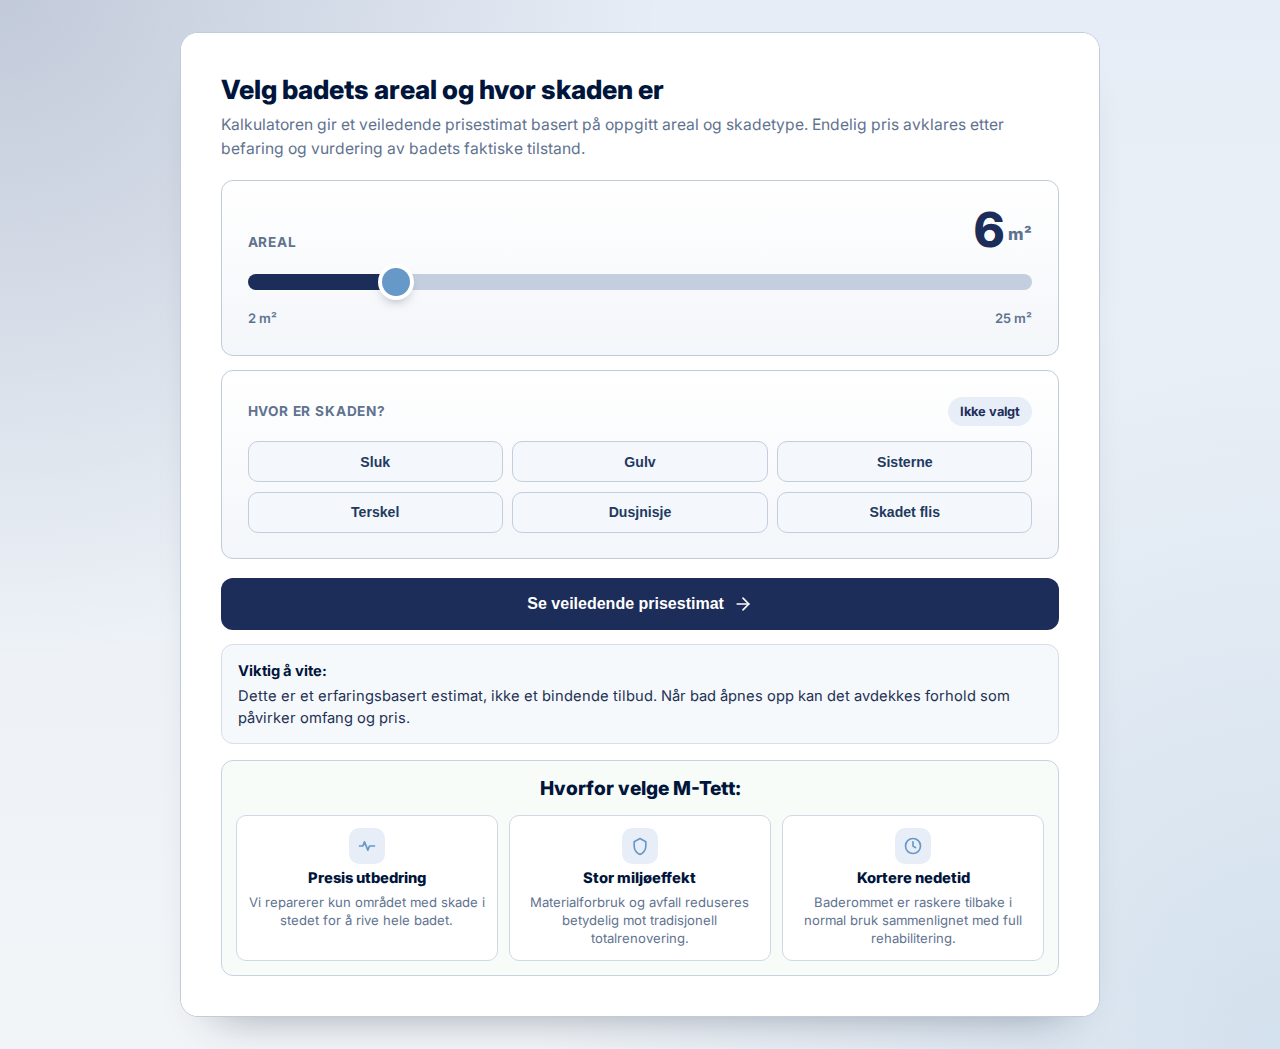
<file: Kalkulator M-tettV1/index.html>
<!DOCTYPE html>
<html lang="no">

<head>
    <meta charset="UTF-8">
    <meta name="viewport" content="width=device-width, initial-scale=1.0">
    <title>M-Tett - Besparelseskalkulator</title>
    <meta name="description"
        content="Beregn miljøgevinst, kostnadsbesparelse og redusert nedetid med M-Tett punktutbedring.">
    <link rel="stylesheet" href="style.css">
    <link rel="preconnect" href="https://fonts.googleapis.com">
    <link rel="preconnect" href="https://fonts.gstatic.com" crossorigin>
    <link href="https://fonts.googleapis.com/css2?family=Inter:wght@400;500;600;700;800&display=swap" rel="stylesheet">
</head>

<body>
    <div class="calc-shell">
        <div class="calc-container">
            <div class="dashboard-card">
                <section class="diag-panel" id="inputSection">
                    <div class="panel-header">
                        <h3>Velg badets areal og hvor skaden er</h3>
                        <p class="panel-sub">Kalkulatoren gir et veiledende prisestimat basert på oppgitt areal og skadetype. Endelig pris avklares etter befaring og vurdering av badets faktiske tilstand.</p>
                    </div>

                    <div class="input-module">
                        <label for="areaSlider">
                            <span class="label-text">Areal</span>
                            <span class="area-val"><span id="areaDisplay">6</span><span>m²</span></span>
                        </label>
                        <input type="range" id="areaSlider" class="custom-slider" min="2" max="25" value="6" step="1">
                        <div class="slider-range">
                            <span>2 m²</span>
                            <span>25 m²</span>
                        </div>
                    </div>

                    <div class="input-module">
                        <div class="damage-label-row">
                            <span class="label-text">Hvor er skaden?</span>
                            <span id="selectedDamageText" class="damage-pill">Ikke valgt</span>
                        </div>
                        <div id="damageGrid" class="damage-grid"></div>
                        <div id="step1Error" class="step-error hidden">Velg hvor skaden er før du går videre.</div>
                    </div>

                    <button id="nextBtn" class="btn-mtett">
                        Se veiledende prisestimat
                        <svg xmlns="http://www.w3.org/2000/svg" width="20" height="20" viewBox="0 0 24 24" fill="none"
                            stroke="currentColor" stroke-width="2" stroke-linecap="round" stroke-linejoin="round">
                            <line x1="5" y1="12" x2="19" y2="12"></line>
                            <polyline points="12 5 19 12 12 19"></polyline>
                        </svg>
                    </button>

                    <div class="estimate-note estimate-note--soft">
                        <strong>Viktig å vite:</strong>
                        <span>Dette er et erfaringsbasert estimat, ikke et bindende tilbud. Når bad åpnes opp kan det avdekkes forhold som påvirker omfang og pris.</span>
                    </div>

                    <div class="benefit-examples">
                        <section class="benefit-example">
                            <h4 class="benefit-example-title">Hvorfor velge M-Tett:</h4>
                            <div class="benefit-list">
                                <article class="benefit-line">
                                    <span class="benefit-icon" aria-hidden="true">
                                        <svg viewBox="0 0 24 24" fill="none">
                                            <path d="M3 12h4l2-5 4 10 2-5h6" />
                                        </svg>
                                    </span>
                                    <span class="benefit-heading">Presis utbedring</span>
                                    <span class="benefit-text">Vi reparerer kun området med skade i stedet for å rive
                                        hele badet.</span>
                                </article>
                                <article class="benefit-line">
                                    <span class="benefit-icon" aria-hidden="true">
                                        <svg viewBox="0 0 24 24" fill="none">
                                            <path d="M12 3l7 4v5c0 5-3.5 9-7 10-3.5-1-7-5-7-10V7l7-4z" />
                                        </svg>
                                    </span>
                                    <span class="benefit-heading">Stor miljøeffekt</span>
                                    <span class="benefit-text">Materialforbruk og avfall reduseres betydelig mot
                                        tradisjonell totalrenovering.</span>
                                </article>
                                <article class="benefit-line">
                                    <span class="benefit-icon" aria-hidden="true">
                                        <svg viewBox="0 0 24 24" fill="none">
                                            <circle cx="12" cy="12" r="9"></circle>
                                            <path d="M12 7v5l3 2"></path>
                                        </svg>
                                    </span>
                                    <span class="benefit-heading">Kortere nedetid</span>
                                    <span class="benefit-text">Baderommet er raskere tilbake i normal bruk sammenlignet
                                        med full rehabilitering.</span>
                                </article>
                            </div>
                        </section>
                    </div>
                </section>

                <section id="leadFormSection" class="lead-overlay hidden">
                    <div class="panel-header panel-header-center">
                        <h3>Legg inn kontaktinfo for å se estimatet</h3>
                        <p class="panel-sub">Du får et veiledende estimat for pris, CO2 og tid basert på valgt skadetype.</p>
                    </div>

                    <form id="leadForm" class="lead-form">
                        <div class="form-grid">
                            <div class="form-field">
                                <input type="text" id="name" placeholder="Navn" required>
                            </div>
                            <div class="form-field">
                                <input type="tel" id="phone" placeholder="Telefon" required>
                            </div>
                            <div class="form-field">
                                <input type="email" id="email" placeholder="E-post" required>
                            </div>
                        </div>
                        <button type="submit" id="submitBtn" class="btn-mtett">Vis veiledende estimat</button>
                        <p class="form-note">Ved innsending samtykker du til at M-Tett kan kontakte deg om løsninger for
                            ditt bad.</p>
                    </form>
                </section>

                <section id="resultsSection" class="result-display hidden">
                    <div class="result-summary">
                        <h3>Ditt veiledende estimat med M-Tett</h3>
                        <p><span id="resultArea">6 m²</span> · <span id="resultDamage">Ikke valgt</span></p>
                    </div>

                    <div class="estimate-note estimate-note--strong">
                        <strong>Prisene under er veiledende estimater.</strong>
                        <span>De er basert på vår erfaringsdatabase, oppgitt areal og valgt skadetype. For en mer presis vurdering av tilstand, utbedring og kostnad anbefaler vi befaring.</span>
                    </div>

                    <div class="metrikk-grid">
                        <article class="metrikk-card metrikk-card--emissions">
                            <div class="metrikk-label">Unngåtte utslipp</div>
                            <div class="metrikk-value">
                                <span id="savedCo2Value">0</span><span class="metrikk-unit">kg CO2e</span>
                            </div>
                        </article>
                        <article class="metrikk-card metrikk-card--cost">
                            <div class="metrikk-label">Spart kostnad</div>
                            <div class="metrikk-value">
                                <span id="savedCostValue">0</span><span class="metrikk-unit">kr</span>
                            </div>
                        </article>
                        <article class="metrikk-card metrikk-card--time">
                            <div class="metrikk-label">Spart tid</div>
                            <div class="metrikk-value">
                                <span id="savedTimeValue">0</span><span class="metrikk-unit">døgn</span>
                            </div>
                        </article>
                    </div>

                    <div class="comparison-grid">
                        <article class="comparison-card">
                            <h4>Miljø (kg CO2e)</h4>
                            <div class="comparison-row"><span>Riving</span><strong id="co2BaseValue">0</strong></div>
                            <div class="comparison-row"><span>M-Tett</span><strong id="co2MtetValue">0</strong></div>
                            <div class="comparison-row comparison-row--saved"><span>Spart</span><strong
                                    id="co2SavedValue">0</strong></div>
                        </article>
                        <article class="comparison-card">
                            <h4>Kostnad (kr)</h4>
                            <div class="comparison-row"><span>Riving</span><strong id="costBaseValue">0</strong></div>
                            <div class="comparison-row"><span>M-Tett</span><strong id="costMtetValue">0</strong></div>
                            <div class="comparison-row comparison-row--saved"><span>Spart</span><strong
                                    id="costSavedValue">0</strong></div>
                        </article>
                        <article class="comparison-card">
                            <h4>Tidsbruk (døgn)</h4>
                            <div class="comparison-row"><span>Riving</span><strong id="timeBaseValue">0</strong></div>
                            <div class="comparison-row"><span>M-Tett</span><strong id="timeMtetValue">0</strong></div>
                            <div class="comparison-row comparison-row--saved"><span>Spart</span><strong
                                    id="timeSavedValue">0</strong></div>
                        </article>
                    </div>

                    <div class="result-cta">
                        <a href="https://m-tett.no/kontakt" class="btn-mtett">Bestill befaring for mer presist estimat</a>
                        <p>Befaring gir grunnlag for en mer presis vurdering av tilstand, anbefalt utbedring og et mer konkret kostnadsestimat for ditt bad.</p>
                    </div>
                </section>
            </div>
        </div>
    </div>

    <script src="script.js"></script>
</body>

</html>
</file>
<file: Kalkulator M-tek V1/style.css>
* {
    margin: 0;
    padding: 0;
    box-sizing: border-box;
}

:root {
    --mtek-navy: #23635E;
    --mtek-navy-dark: #17393A;
    --mtek-blue: #41BBB0;
    --mtek-gold: #9A6E1F;
    --white: #FFFFFF;
    --bg-light: #ECF3F2;
    --border-light: #C7D7D6;
    --text-main: #1B3A3A;
    --text-muted: #567474;
    --surface-soft: #EFF4F3;
    --slider-rest: #B8CCC9;
    --radius-md: 12px;
    --radius-lg: 18px;
    --shadow-base: 0 8px 20px -12px rgba(23, 57, 58, 0.22);
    --shadow-lg: 0 28px 45px -35px rgba(23, 57, 58, 0.35);
}

.calc-container {
    max-width: 920px;
    margin: 0 auto;
    padding: 0 16px;
    font-family: 'Inter', -apple-system, BlinkMacSystemFont, 'Segoe UI', sans-serif;
    color: var(--text-main);
    line-height: 1.5;
    -webkit-font-smoothing: antialiased;
}

.dashboard-card {
    background: var(--surface-soft);
    border: 1px solid var(--border-light);
    border-radius: var(--radius-lg);
    box-shadow: var(--shadow-lg);
    overflow: hidden;
}

.diag-panel,
.lead-overlay,
.result-display {
    padding: clamp(1.5rem, 4vw, 2.75rem);
    background: var(--surface-soft);
}

.panel-header {
    margin-bottom: 1.4rem;
}

.panel-header h3 {
    font-size: clamp(1.35rem, 3vw, 1.7rem);
    font-weight: 800;
    color: var(--mtek-navy-dark);
    line-height: 1.25;
}

.panel-sub {
    margin-top: 0.5rem;
    color: var(--text-muted);
    font-size: 1rem;
}

.panel-header-center {
    text-align: center;
}

.input-module {
    background: linear-gradient(180deg, #f8fbfa 0%, #e7f0ef 100%);
    border: 1px solid var(--border-light);
    border-radius: var(--radius-md);
    padding: clamp(1.2rem, 3vw, 1.8rem);
}

.input-module label {
    display: flex;
    justify-content: space-between;
    align-items: flex-end;
    gap: 1rem;
    margin-bottom: 1.35rem;
}

.label-text {
    font-size: 0.85rem;
    font-weight: 700;
    color: var(--text-muted);
    text-transform: uppercase;
    letter-spacing: 0.06em;
}

.area-val {
    display: inline-flex;
    align-items: flex-end;
    gap: 0.28rem;
    color: var(--mtek-navy);
    font-weight: 800;
}

.area-val span:first-child {
    font-size: clamp(2.2rem, 6vw, 3.2rem);
    line-height: 0.95;
}

.area-val span:last-child {
    font-size: 1.1rem;
    color: var(--text-muted);
    padding-bottom: 0.35rem;
}

.custom-slider {
    --slider-progress: 8.3%;
    width: 100%;
    height: 16px;
    border-radius: 999px;
    background: linear-gradient(90deg,
            var(--mtek-navy) 0%,
            var(--mtek-navy) var(--slider-progress),
            var(--slider-rest) var(--slider-progress),
            var(--slider-rest) 100%);
    -webkit-appearance: none;
    appearance: none;
    outline: none;
}

.custom-slider::-webkit-slider-runnable-track {
    height: 16px;
    border-radius: 999px;
    background: transparent;
}

.custom-slider::-webkit-slider-thumb {
    -webkit-appearance: none;
    appearance: none;
    width: 36px;
    height: 36px;
    margin-top: -10px;
    border: 4px solid var(--white);
    border-radius: 50%;
    background: var(--mtek-blue);
    box-shadow: 0 6px 14px -8px rgba(23, 57, 58, 0.45);
    cursor: pointer;
    transition: transform 0.15s ease;
}

.custom-slider::-webkit-slider-thumb:hover {
    transform: scale(1.06);
}

.custom-slider::-moz-range-track {
    height: 16px;
    border: 0;
    border-radius: 999px;
    background: linear-gradient(90deg,
            var(--mtek-navy) 0%,
            var(--mtek-navy) var(--slider-progress),
            var(--slider-rest) var(--slider-progress),
            var(--slider-rest) 100%);
}

.custom-slider::-moz-range-thumb {
    width: 36px;
    height: 36px;
    border: 4px solid var(--white);
    border-radius: 50%;
    background: var(--mtek-blue);
    box-shadow: 0 6px 14px -8px rgba(23, 57, 58, 0.45);
    cursor: pointer;
}

.slider-range {
    margin-top: 0.85rem;
    display: flex;
    justify-content: space-between;
    color: var(--text-muted);
    font-size: 0.82rem;
    font-weight: 600;
}

.btn-mtek {
    margin-top: 1.25rem;
    width: 100%;
    display: inline-flex;
    align-items: center;
    justify-content: center;
    gap: 0.55rem;
    border: none;
    border-radius: var(--radius-md);
    background: var(--mtek-blue);
    color: var(--white);
    padding: 1rem 1.4rem;
    font-size: 1rem;
    font-weight: 700;
    text-decoration: none;
    cursor: pointer;
    transition: transform 0.16s ease, background-color 0.16s ease;
}

.btn-mtek:hover {
    background: var(--mtek-navy);
    transform: translateY(-1px);
}

.btn-mtek.is-loading {
    opacity: 0.85;
    cursor: wait;
    pointer-events: none;
}

.btn-mtek.is-loading:hover {
    background: var(--mtek-blue);
    transform: none;
}

.lead-overlay {
    border-top: 1px solid var(--border-light);
}

.form-grid {
    display: grid;
    grid-template-columns: repeat(auto-fit, minmax(200px, 1fr));
    gap: 0.85rem;
}

.form-field input {
    width: 100%;
    border: 1px solid var(--border-light);
    border-radius: 10px;
    background: var(--bg-light);
    color: var(--text-main);
    padding: 0.95rem 1rem;
    font-size: 1rem;
}

.form-field input:focus {
    outline: none;
    border-color: var(--mtek-blue);
    box-shadow: 0 0 0 3px rgba(65, 187, 176, 0.2);
    background: var(--white);
}

.result-display {
    border-top: 1px solid var(--border-light);
}

.metrikk-grid {
    display: grid;
    grid-template-columns: repeat(auto-fit, minmax(190px, 1fr));
    gap: 1rem;
}

.metrikk-card {
    --card-accent: var(--mtek-blue);
    border: 1px solid var(--border-light);
    border-radius: var(--radius-md);
    padding: 1.3rem 1.05rem;
    text-align: center;
    background: var(--white);
}

.metrikk-card--cost {
    --card-accent: var(--mtek-navy-dark);
    border-color: #9fc9c4;
    background: linear-gradient(180deg, #dcece9 0%, #eaf3f1 100%);
}

.metrikk-card--savings {
    --card-accent: var(--mtek-blue);
    border-color: #9ed8d2;
    background: linear-gradient(180deg, #def2ef 0%, #ecf8f6 100%);
}

.metrikk-card--emissions {
    --card-accent: var(--mtek-gold);
    border-color: #dfcfad;
    background: linear-gradient(180deg, #f1e5c9 0%, #f8f1e2 100%);
}

.metrikk-label {
    font-size: 0.78rem;
    text-transform: uppercase;
    letter-spacing: 0.06em;
    color: var(--text-muted);
    font-weight: 700;
    margin-bottom: 0.75rem;
}

.metrikk-value {
    font-size: clamp(2rem, 6vw, 2.7rem);
    font-weight: 800;
    color: var(--mtek-navy-dark);
    line-height: 1;
}

.metrikk-unit {
    color: var(--card-accent);
    font-size: 1.05rem;
    font-weight: 700;
}

.benefit-examples {
    margin-top: 0.95rem;
    display: grid;
    gap: 0.75rem;
}

.benefit-example {
    border: 1px solid var(--border-light);
    border-radius: 12px;
    background: #edf4f3;
    padding: 0.85rem;
}

.benefit-example-title {
    font-size: clamp(1.05rem, 2.2vw, 1.28rem);
    letter-spacing: 0.01em;
    text-transform: none;
    text-align: center;
    color: var(--mtek-navy-dark);
    font-weight: 800;
    margin-bottom: 0.75rem;
}

.benefit-list {
    display: grid;
    grid-template-columns: repeat(3, minmax(0, 1fr));
    gap: 0.65rem;
}

.benefit-line {
    display: flex;
    flex-direction: column;
    align-items: center;
    text-align: center;
    gap: 0.4rem;
    border: 1px solid var(--border-light);
    border-radius: 10px;
    background: #f8fbfb;
    padding: 0.75rem 0.6rem 0.8rem;
}

.benefit-icon {
    width: 36px;
    height: 36px;
    border-radius: 10px;
    background: #d6ebe8;
    color: var(--mtek-blue);
    display: inline-flex;
    align-items: center;
    justify-content: center;
}

.benefit-icon svg {
    width: 20px;
    height: 20px;
    stroke: currentColor;
    stroke-width: 2;
    stroke-linecap: round;
    stroke-linejoin: round;
}

.benefit-heading {
    font-size: 0.98rem;
    font-weight: 800;
    line-height: 1.2;
    color: var(--mtek-navy-dark);
}

.benefit-text {
    font-size: 0.85rem;
    line-height: 1.35;
    color: var(--text-muted);
}

.result-cta {
    margin-top: 1.75rem;
    max-width: 320px;
    margin-left: auto;
    margin-right: auto;
}

@keyframes fadeInUp {
    from {
        opacity: 0;
        transform: translateY(20px);
    }

    to {
        opacity: 1;
        transform: translateY(0);
    }
}

.hidden {
    display: none !important;
}

@media (max-width: 640px) {
    .calc-container {
        padding: 0 12px;
    }

    .panel-sub {
        font-size: 0.94rem;
    }

    .custom-slider {
        height: 14px;
    }

    .custom-slider::-webkit-slider-runnable-track {
        height: 14px;
    }

    .custom-slider::-webkit-slider-thumb {
        width: 30px;
        height: 30px;
        margin-top: -8px;
    }

    .custom-slider::-moz-range-track {
        height: 14px;
    }

    .custom-slider::-moz-range-thumb {
        width: 30px;
        height: 30px;
    }

    .benefit-examples {
        margin-top: 0.75rem;
        gap: 0.6rem;
    }

    .benefit-example {
        padding: 0.75rem;
    }

    .benefit-list {
        grid-template-columns: 1fr;
        gap: 0.55rem;
    }

    .benefit-line {
        align-items: flex-start;
        text-align: left;
        padding: 0.7rem;
    }

    .benefit-heading {
        font-size: 0.95rem;
    }

    .benefit-text {
        font-size: 0.84rem;
    }
}
</file>
<file: Kalkulator M-tek V2/style.css>
* {
    margin: 0;
    padding: 0;
    box-sizing: border-box;
}

:root {
    --mtek-navy: #23635E;
    --mtek-navy-dark: #17393A;
    --mtek-blue: #41BBB0;
    --mtek-gold: #9A6E1F;
    --white: #FFFFFF;
    --bg-light: #ECF3F2;
    --border-light: #C7D7D6;
    --text-main: #1B3A3A;
    --text-muted: #567474;
    --surface-soft: #EFF4F3;
    --slider-rest: #B8CCC9;
    --radius-md: 12px;
    --radius-lg: 18px;
    --shadow-base: 0 8px 20px -12px rgba(23, 57, 58, 0.22);
    --shadow-lg: 0 28px 45px -35px rgba(23, 57, 58, 0.35);
}

.calc-container {
    max-width: 920px;
    margin: 0 auto;
    padding: 0 16px;
    font-family: 'Inter', -apple-system, BlinkMacSystemFont, 'Segoe UI', sans-serif;
    color: var(--text-main);
    line-height: 1.5;
    -webkit-font-smoothing: antialiased;
}

.dashboard-card {
    background: var(--surface-soft);
    border: 1px solid var(--border-light);
    border-radius: var(--radius-lg);
    box-shadow: var(--shadow-lg);
    overflow: hidden;
}

.diag-panel,
.lead-overlay,
.result-display {
    padding: clamp(1.5rem, 4vw, 2.75rem);
    background: var(--surface-soft);
}

.panel-header {
    margin-bottom: 1.4rem;
}

.panel-header h3 {
    font-size: clamp(1.35rem, 3vw, 1.7rem);
    font-weight: 800;
    color: var(--mtek-navy-dark);
    line-height: 1.25;
}

.panel-sub {
    margin-top: 0.5rem;
    color: var(--text-muted);
    font-size: 1rem;
}

.panel-header-center {
    text-align: center;
}

.input-module {
    background: linear-gradient(180deg, #f8fbfa 0%, #e7f0ef 100%);
    border: 1px solid var(--border-light);
    border-radius: var(--radius-md);
    padding: clamp(1.2rem, 3vw, 1.8rem);
}

.input-module label {
    display: flex;
    justify-content: space-between;
    align-items: flex-end;
    gap: 1rem;
    margin-bottom: 1.35rem;
}

.label-text {
    font-size: 0.85rem;
    font-weight: 700;
    color: var(--text-muted);
    text-transform: uppercase;
    letter-spacing: 0.06em;
}

.area-val {
    display: inline-flex;
    align-items: flex-end;
    gap: 0.28rem;
    color: var(--mtek-navy);
    font-weight: 800;
}

.area-val span:first-child {
    font-size: clamp(2.2rem, 6vw, 3.2rem);
    line-height: 0.95;
}

.area-val span:last-child {
    font-size: 1.1rem;
    color: var(--text-muted);
    padding-bottom: 0.35rem;
}

.custom-slider {
    --slider-progress: 8.3%;
    width: 100%;
    height: 16px;
    border-radius: 999px;
    background: linear-gradient(90deg,
            var(--mtek-navy) 0%,
            var(--mtek-navy) var(--slider-progress),
            var(--slider-rest) var(--slider-progress),
            var(--slider-rest) 100%);
    -webkit-appearance: none;
    appearance: none;
    outline: none;
}

.custom-slider::-webkit-slider-runnable-track {
    height: 16px;
    border-radius: 999px;
    background: transparent;
}

.custom-slider::-webkit-slider-thumb {
    -webkit-appearance: none;
    appearance: none;
    width: 36px;
    height: 36px;
    margin-top: -10px;
    border: 4px solid var(--white);
    border-radius: 50%;
    background: var(--mtek-blue);
    box-shadow: 0 6px 14px -8px rgba(23, 57, 58, 0.45);
    cursor: pointer;
    transition: transform 0.15s ease;
}

.custom-slider::-webkit-slider-thumb:hover {
    transform: scale(1.06);
}

.custom-slider::-moz-range-track {
    height: 16px;
    border: 0;
    border-radius: 999px;
    background: linear-gradient(90deg,
            var(--mtek-navy) 0%,
            var(--mtek-navy) var(--slider-progress),
            var(--slider-rest) var(--slider-progress),
            var(--slider-rest) 100%);
}

.custom-slider::-moz-range-thumb {
    width: 36px;
    height: 36px;
    border: 4px solid var(--white);
    border-radius: 50%;
    background: var(--mtek-blue);
    box-shadow: 0 6px 14px -8px rgba(23, 57, 58, 0.45);
    cursor: pointer;
}

.slider-range {
    margin-top: 0.85rem;
    display: flex;
    justify-content: space-between;
    color: var(--text-muted);
    font-size: 0.82rem;
    font-weight: 600;
}

.btn-mtek {
    margin-top: 1.25rem;
    width: 100%;
    display: inline-flex;
    align-items: center;
    justify-content: center;
    gap: 0.55rem;
    border: none;
    border-radius: var(--radius-md);
    background: var(--mtek-blue);
    color: var(--white);
    padding: 1rem 1.4rem;
    font-size: 1rem;
    font-weight: 700;
    text-decoration: none;
    cursor: pointer;
    transition: transform 0.16s ease, background-color 0.16s ease;
}

.btn-mtek:hover {
    background: var(--mtek-navy);
    transform: translateY(-1px);
}

.btn-mtek.is-loading {
    opacity: 0.85;
    cursor: wait;
    pointer-events: none;
}

.btn-mtek.is-loading:hover {
    background: var(--mtek-blue);
    transform: none;
}

.lead-overlay {
    border-top: 1px solid var(--border-light);
}

.form-grid {
    display: grid;
    grid-template-columns: repeat(auto-fit, minmax(200px, 1fr));
    gap: 0.85rem;
}

.form-field label {
    display: block;
    font-size: 0.86rem;
    font-weight: 700;
    color: var(--mtek-navy-dark);
    margin-bottom: 0.35rem;
}

.form-field input,
.form-field textarea {
    width: 100%;
    border: 1px solid var(--border-light);
    border-radius: 10px;
    background: var(--bg-light);
    color: var(--text-main);
    padding: 0.95rem 1rem;
    font-size: 1rem;
}

.form-field textarea {
    min-height: 120px;
    resize: vertical;
}

.form-field input:focus,
.form-field textarea:focus {
    outline: none;
    border-color: var(--mtek-blue);
    box-shadow: 0 0 0 3px rgba(65, 187, 176, 0.2);
    background: var(--white);
}

.quote-section {
    margin-top: 1.65rem;
    border: 1px solid var(--border-light);
    border-radius: var(--radius-md);
    padding: 1rem;
    background: #edf4f3;
    box-shadow: inset 0 1px 0 rgba(255, 255, 255, 0.8);
}

.quote-section h3 {
    font-size: clamp(1.05rem, 2.4vw, 1.2rem);
    line-height: 1.25;
    color: var(--mtek-navy);
    margin-bottom: 0.45rem;
    font-weight: 700;
}

.quote-section>p {
    color: var(--text-muted);
    font-size: 0.89rem;
    line-height: 1.45;
    max-width: 66ch;
}

.quote-form {
    margin-top: 0.8rem;
    padding-top: 0.8rem;
    border-top: 1px dashed #b7cbc9;
    display: grid;
    gap: 0.85rem;
}

.quote-grid {
    display: grid;
    gap: 0.75rem;
}

.quote-grid-2 {
    grid-template-columns: repeat(2, minmax(0, 1fr));
}

.quote-grid-1 {
    grid-template-columns: 1fr;
}

.privacy-note {
    color: var(--text-muted);
    font-size: 0.8rem;
    line-height: 1.4;
}

.quote-section .btn-mtek {
    max-width: 320px;
    margin-left: auto;
    margin-right: auto;
}

.quote-success {
    margin-top: 0.35rem;
    font-size: 0.9rem;
    color: var(--mtek-navy);
    font-weight: 600;
}

.result-display {
    border-top: 1px solid var(--border-light);
}

.metrikk-grid {
    display: grid;
    grid-template-columns: repeat(auto-fit, minmax(190px, 1fr));
    gap: 1.05rem;
    margin-top: 0.15rem;
}

.metrikk-card {
    --card-accent: var(--mtek-blue);
    position: relative;
    container-type: inline-size;
    border: 1px solid var(--border-light);
    border-radius: var(--radius-md);
    padding: 1.4rem 1.05rem 1.3rem;
    text-align: center;
    background: var(--white);
    box-shadow: 0 16px 30px -30px rgba(23, 57, 58, 0.35);
    overflow: hidden;
}

.metrikk-card::before {
    content: "";
    position: absolute;
    inset: 0 0 auto 0;
    height: 5px;
    background: var(--card-accent);
}

.metrikk-card--cost {
    --card-accent: var(--mtek-navy-dark);
    border-color: #9fc9c4;
    background: linear-gradient(180deg, #dcece9 0%, #eaf3f1 100%);
}

.metrikk-card--savings {
    --card-accent: var(--mtek-blue);
    border-color: #9ed8d2;
    background: linear-gradient(180deg, #def2ef 0%, #ecf8f6 100%);
}

.metrikk-card--emissions {
    --card-accent: var(--mtek-gold);
    border-color: #dfcfad;
    background: linear-gradient(180deg, #f1e5c9 0%, #f8f1e2 100%);
}

.metrikk-label {
    font-size: 0.72rem;
    text-transform: uppercase;
    letter-spacing: 0.08em;
    color: var(--text-muted);
    font-weight: 700;
    margin-bottom: 0.85rem;
    line-height: 1.25;
    overflow-wrap: anywhere;
}

.metrikk-value {
    --metric-size: clamp(1.9rem, 4.6vw, 2.5rem);
    --metric-unit-size: clamp(0.92rem, 2.1vw, 1.06rem);
    --metric-gap: 0.34rem;
    display: inline-flex;
    align-items: baseline;
    justify-content: center;
    gap: var(--metric-gap);
    max-width: 100%;
    min-width: 0;
    line-height: 0.95;
    letter-spacing: 0.01em;
}

.metrikk-value > span:first-child {
    font-size: var(--metric-size);
    font-weight: 800;
    color: var(--mtek-navy-dark);
    font-variant-numeric: tabular-nums lining-nums;
    white-space: nowrap;
}

.metrikk-unit {
    color: var(--card-accent);
    font-size: var(--metric-unit-size);
    font-weight: 700;
    white-space: nowrap;
    line-height: 1;
    flex-shrink: 0;
}

@supports (font-size: 1cqw) {
    .metrikk-label {
        font-size: clamp(0.64rem, 2.8cqw, 0.74rem);
    }

    .metrikk-value {
        --metric-size: clamp(1.45rem, 15cqw, 2.75rem);
        --metric-unit-size: clamp(0.84rem, 5.8cqw, 1.12rem);
        --metric-gap: clamp(0.2rem, 1.25cqw, 0.4rem);
    }
}

.benefit-examples {
    margin-top: 0.95rem;
    display: grid;
    gap: 0.75rem;
}

.benefit-example {
    border: 1px solid var(--border-light);
    border-radius: 12px;
    background: #edf4f3;
    padding: 0.85rem;
}

.benefit-example-title {
    font-size: clamp(1.05rem, 2.2vw, 1.28rem);
    letter-spacing: 0.01em;
    text-transform: none;
    text-align: center;
    color: var(--mtek-navy-dark);
    font-weight: 800;
    margin-bottom: 0.75rem;
}

.benefit-list {
    display: grid;
    grid-template-columns: repeat(3, minmax(0, 1fr));
    gap: 0.65rem;
}

.benefit-line {
    display: flex;
    flex-direction: column;
    align-items: center;
    text-align: center;
    gap: 0.4rem;
    border: 1px solid var(--border-light);
    border-radius: 10px;
    background: #f8fbfb;
    padding: 0.75rem 0.6rem 0.8rem;
}

.benefit-icon {
    width: 36px;
    height: 36px;
    border-radius: 10px;
    background: #d6ebe8;
    color: var(--mtek-blue);
    display: inline-flex;
    align-items: center;
    justify-content: center;
}

.benefit-icon svg {
    width: 20px;
    height: 20px;
    stroke: currentColor;
    stroke-width: 2;
    stroke-linecap: round;
    stroke-linejoin: round;
}

.benefit-heading {
    font-size: 0.98rem;
    font-weight: 800;
    line-height: 1.2;
    color: var(--mtek-navy-dark);
}

.benefit-text {
    font-size: 0.85rem;
    line-height: 1.35;
    color: var(--text-muted);
}

@keyframes fadeInUp {
    from {
        opacity: 0;
        transform: translateY(20px);
    }

    to {
        opacity: 1;
        transform: translateY(0);
    }
}

.hidden {
    display: none !important;
}

@media (max-width: 640px) {
    .calc-container {
        padding: 0 12px;
    }

    .panel-sub {
        font-size: 0.94rem;
    }

    .quote-grid-2 {
        grid-template-columns: 1fr;
    }

    .custom-slider {
        height: 14px;
    }

    .custom-slider::-webkit-slider-runnable-track {
        height: 14px;
    }

    .custom-slider::-webkit-slider-thumb {
        width: 30px;
        height: 30px;
        margin-top: -8px;
    }

    .custom-slider::-moz-range-track {
        height: 14px;
    }

    .custom-slider::-moz-range-thumb {
        width: 30px;
        height: 30px;
    }

    .benefit-examples {
        margin-top: 0.75rem;
        gap: 0.6rem;
    }

    .benefit-example {
        padding: 0.75rem;
    }

    .benefit-list {
        grid-template-columns: 1fr;
        gap: 0.55rem;
    }

    .benefit-line {
        align-items: flex-start;
        text-align: left;
        padding: 0.7rem;
    }

    .benefit-heading {
        font-size: 0.95rem;
    }

    .benefit-text {
        font-size: 0.84rem;
    }

    .quote-section {
        margin-top: 1.2rem;
        padding: 0.85rem;
    }

    .quote-section>p {
        font-size: 0.86rem;
    }

    .quote-section .btn-mtek {
        max-width: 100%;
    }

    .metrikk-card {
        padding: 1.2rem 0.9rem 1.1rem;
    }

    .metrikk-value {
        --metric-size: clamp(1.65rem, 10vw, 2.25rem);
        --metric-unit-size: clamp(0.88rem, 5vw, 1.02rem);
        --metric-gap: 0.25rem;
    }
}
</file>
<file: Kalkulator M-tett V2/style.css>
* {
    margin: 0;
    padding: 0;
    box-sizing: border-box;
}

:root {
    --mtett-green: #6698c8;
    --mtett-green-dark: #1d2d5a;
    --mtett-green-light: #9eb9d3;
    --mtett-ink: #00153b;
    --white: #ffffff;
    --bg-light: #edf2f8;
    --border-light: #c1ccd9;
    --text-main: #1f3255;
    --text-muted: #5f7390;
    --danger: #b91c1c;
    --radius-md: 12px;
    --radius-lg: 18px;
    --shadow-lg: 0 28px 45px -35px rgba(10, 20, 44, 0.45);
}

body {
    font-family: 'Inter', -apple-system, BlinkMacSystemFont, 'Segoe UI', sans-serif;
    color: var(--text-main);
    line-height: 1.5;
    -webkit-font-smoothing: antialiased;
    min-height: 100vh;
    background:
        radial-gradient(circle at top left, rgba(29, 45, 90, 0.18), transparent 40%),
        radial-gradient(circle at bottom right, rgba(102, 152, 200, 0.22), transparent 45%),
        linear-gradient(180deg, #e6edf6 0%, #f2f5f8 100%);
    padding: 2rem 0;
}

.calc-shell {
    max-width: 980px;
    margin: 0 auto;
    padding: 0 16px;
}

.calc-container {
    max-width: 920px;
    margin: 0 auto;
}

.dashboard-card {
    background: var(--white);
    border: 1px solid var(--border-light);
    border-radius: var(--radius-lg);
    box-shadow: var(--shadow-lg);
    overflow: hidden;
}

.diag-panel,
.result-display {
    padding: clamp(1.45rem, 4vw, 2.5rem);
    background: var(--white);
}

.panel-header {
    margin-bottom: 1.25rem;
}

.panel-header h3 {
    font-size: clamp(1.3rem, 3vw, 1.65rem);
    font-weight: 800;
    color: var(--mtett-ink);
    line-height: 1.25;
}

.panel-sub {
    margin-top: 0.45rem;
    color: var(--text-muted);
    font-size: 0.98rem;
}

.input-module {
    background: linear-gradient(180deg, #ffffff 0%, #f3f6fa 100%);
    border: 1px solid var(--border-light);
    border-radius: var(--radius-md);
    padding: clamp(1.05rem, 3vw, 1.6rem);
}

.input-module + .input-module {
    margin-top: 0.9rem;
}

.input-module label {
    display: flex;
    justify-content: space-between;
    align-items: flex-end;
    gap: 1rem;
    margin-bottom: 1.25rem;
}

.label-text {
    font-size: 0.85rem;
    font-weight: 700;
    color: var(--text-muted);
    text-transform: uppercase;
    letter-spacing: 0.06em;
}

.area-val {
    display: inline-flex;
    align-items: flex-end;
    gap: 0.28rem;
    color: var(--mtett-green-dark);
    font-weight: 800;
}

.area-val span:first-child {
    font-size: clamp(2rem, 6vw, 3rem);
    line-height: 0.95;
}

.area-val span:last-child {
    font-size: 1.05rem;
    color: var(--text-muted);
    padding-bottom: 0.35rem;
}

.custom-slider {
    --slider-progress: 17%;
    width: 100%;
    height: 16px;
    border-radius: 999px;
    background: linear-gradient(90deg,
            var(--mtett-green-dark) 0%,
            var(--mtett-green-dark) var(--slider-progress),
            #c3cfde var(--slider-progress),
            #c3cfde 100%);
    -webkit-appearance: none;
    appearance: none;
    outline: none;
}

.custom-slider::-webkit-slider-runnable-track {
    height: 16px;
    border-radius: 999px;
    background: transparent;
}

.custom-slider::-webkit-slider-thumb {
    -webkit-appearance: none;
    appearance: none;
    width: 36px;
    height: 36px;
    margin-top: -10px;
    border: 4px solid var(--white);
    border-radius: 50%;
    background: var(--mtett-green);
    box-shadow: 0 6px 14px -8px rgba(10, 20, 44, 0.65);
    cursor: pointer;
    transition: transform 0.15s ease;
}

.custom-slider::-webkit-slider-thumb:hover {
    transform: scale(1.06);
}

.custom-slider::-moz-range-track {
    height: 16px;
    border: 0;
    border-radius: 999px;
    background: linear-gradient(90deg,
            var(--mtett-green-dark) 0%,
            var(--mtett-green-dark) var(--slider-progress),
            #c3cfde var(--slider-progress),
            #c3cfde 100%);
}

.custom-slider::-moz-range-thumb {
    width: 36px;
    height: 36px;
    border: 4px solid var(--white);
    border-radius: 50%;
    background: var(--mtett-green);
    box-shadow: 0 6px 14px -8px rgba(10, 20, 44, 0.65);
    cursor: pointer;
}

.slider-range {
    margin-top: 0.8rem;
    display: flex;
    justify-content: space-between;
    color: var(--text-muted);
    font-size: 0.82rem;
    font-weight: 600;
}

.damage-label-row {
    display: flex;
    justify-content: space-between;
    align-items: center;
    gap: 0.8rem;
    margin-bottom: 0.95rem;
}

.damage-pill {
    display: inline-flex;
    align-items: center;
    border-radius: 999px;
    padding: 0.32rem 0.75rem;
    font-size: 0.8rem;
    font-weight: 700;
    background: #e8eef7;
    color: var(--mtett-green-dark);
}

.damage-grid {
    display: grid;
    grid-template-columns: repeat(3, minmax(0, 1fr));
    gap: 0.6rem;
}

.damage-btn {
    border: 1px solid #c2cedd;
    border-radius: 10px;
    background: #f4f7fb;
    color: #223a5f;
    padding: 0.72rem 0.55rem;
    font-size: 0.88rem;
    font-weight: 700;
    cursor: pointer;
    transition: all 0.16s ease;
}

.damage-btn:hover {
    border-color: var(--mtett-green);
    background: #edf2f9;
}

.damage-btn.active {
    background: var(--mtett-green-dark);
    border-color: var(--mtett-green-dark);
    color: var(--white);
    box-shadow: 0 10px 24px -22px rgba(3, 107, 57, 1);
}

.step-error {
    margin-top: 0.75rem;
    color: var(--danger);
    font-size: 0.87rem;
    font-weight: 600;
}

.estimate-actions {
    margin-top: 0.9rem;
}

.estimate-note {
    margin-top: 0.9rem;
    border-radius: 12px;
    padding: 0.9rem 1rem;
    font-size: 0.92rem;
    line-height: 1.5;
}

.estimate-note strong {
    display: block;
    color: var(--mtett-ink);
    margin-bottom: 0.2rem;
}

.estimate-note span {
    color: var(--text-main);
}

.estimate-note--soft {
    border: 1px solid #d5deea;
    background: #f6f9fc;
}

.estimate-note--strong {
    margin-bottom: 1rem;
    border: 1px solid #c9d7e7;
    background: linear-gradient(180deg, #edf3fb 0%, #f8fbff 100%);
}

.btn-mtett {
    margin-top: 1rem;
    width: 100%;
    display: inline-flex;
    align-items: center;
    justify-content: center;
    gap: 0.55rem;
    border: none;
    border-radius: var(--radius-md);
    background: var(--mtett-green-dark);
    color: var(--white);
    padding: 1rem 1.4rem;
    font-size: 1rem;
    font-weight: 700;
    text-decoration: none;
    cursor: pointer;
    transition: transform 0.16s ease, background-color 0.16s ease;
}

.estimate-actions .btn-mtett {
    margin-top: 0;
}

.btn-mtett:hover {
    background: #00153b;
    transform: translateY(-1px);
}

.btn-mtett.is-loading {
    opacity: 0.85;
    cursor: wait;
    pointer-events: none;
}

.btn-mtett.is-loading:hover {
    background: var(--mtett-green-dark);
    transform: none;
}

.benefit-examples {
    margin-top: 0.95rem;
    display: grid;
    gap: 0.75rem;
}

.benefit-example {
    border: 1px solid #c8d3e0;
    border-radius: 12px;
    background: #f8fcf9;
    padding: 0.85rem;
}

.benefit-example-title {
    font-size: clamp(1rem, 2.1vw, 1.2rem);
    text-align: center;
    color: var(--mtett-ink);
    font-weight: 800;
    margin-bottom: 0.75rem;
}

.benefit-list {
    display: grid;
    grid-template-columns: repeat(3, minmax(0, 1fr));
    gap: 0.65rem;
}

.benefit-line {
    display: flex;
    flex-direction: column;
    align-items: center;
    text-align: center;
    gap: 0.4rem;
    border: 1px solid #ced8e4;
    border-radius: 10px;
    background: #ffffff;
    padding: 0.74rem 0.58rem 0.8rem;
}

.benefit-icon {
    width: 36px;
    height: 36px;
    border-radius: 10px;
    background: #e8eef7;
    color: var(--mtett-green);
    display: inline-flex;
    align-items: center;
    justify-content: center;
}

.benefit-icon svg {
    width: 20px;
    height: 20px;
    stroke: currentColor;
    stroke-width: 2;
    stroke-linecap: round;
    stroke-linejoin: round;
}

.benefit-heading {
    font-size: 0.92rem;
    font-weight: 800;
    line-height: 1.2;
    color: var(--mtett-ink);
}

.benefit-text {
    font-size: 0.82rem;
    line-height: 1.35;
    color: var(--text-muted);
}

.result-display {
    border-top: 1px solid var(--border-light);
}

.result-summary {
    margin-bottom: 1rem;
    text-align: center;
}

.result-summary h3 {
    font-size: clamp(1.12rem, 2.4vw, 1.38rem);
    color: var(--mtett-ink);
    margin-bottom: 0.3rem;
}

.result-summary p {
    color: var(--text-muted);
    font-weight: 600;
    font-size: 0.95rem;
}

.metrikk-grid {
    display: grid;
    grid-template-columns: repeat(auto-fit, minmax(190px, 1fr));
    gap: 1rem;
}

.metrikk-card {
    --card-accent: var(--mtett-green);
    position: relative;
    border: 1px solid var(--border-light);
    border-radius: var(--radius-md);
    padding: 1.35rem 1rem 1.2rem;
    text-align: center;
    background: var(--white);
    box-shadow: 0 16px 30px -30px rgba(10, 20, 44, 0.8);
    overflow: hidden;
}

.metrikk-card::before {
    content: "";
    position: absolute;
    inset: 0 0 auto 0;
    height: 5px;
    background: var(--card-accent);
}

.metrikk-card--emissions {
    --card-accent: #6798c8;
    border-color: #c7d7e8;
    background: linear-gradient(180deg, #edf3fb 0%, #f7f9fc 100%);
}

.metrikk-card--cost {
    --card-accent: #946620;
    border-color: #e4d2ae;
    background: linear-gradient(180deg, #f7efe0 0%, #fcf9f2 100%);
}

.metrikk-card--time {
    --card-accent: #1d2d5a;
    border-color: #cad3e4;
    background: linear-gradient(180deg, #eef2f8 0%, #f7f9fc 100%);
}

.metrikk-label {
    font-size: 0.72rem;
    text-transform: uppercase;
    letter-spacing: 0.08em;
    color: #4d6486;
    font-weight: 700;
    margin-bottom: 0.8rem;
    line-height: 1.25;
}

.metrikk-value {
    display: inline-flex;
    align-items: baseline;
    justify-content: center;
    gap: 0.33rem;
    line-height: 0.95;
    letter-spacing: 0.01em;
}

.metrikk-value > span:first-child {
    font-size: clamp(1.85rem, 5vw, 2.5rem);
    font-weight: 800;
    color: #11213f;
    font-variant-numeric: tabular-nums lining-nums;
    white-space: nowrap;
}

.metrikk-unit {
    color: var(--card-accent);
    font-size: clamp(0.86rem, 2vw, 1.04rem);
    font-weight: 700;
    white-space: nowrap;
    line-height: 1;
}

.comparison-grid {
    margin-top: 1.1rem;
    display: grid;
    grid-template-columns: repeat(auto-fit, minmax(190px, 1fr));
    gap: 0.85rem;
}

.comparison-card {
    border: 1px solid #ced8e4;
    border-radius: 12px;
    background: #f8fafd;
    padding: 0.85rem;
}

.comparison-card h4 {
    font-size: 0.88rem;
    letter-spacing: 0.04em;
    text-transform: uppercase;
    color: #4b5f7d;
    margin-bottom: 0.45rem;
}

.comparison-row {
    display: flex;
    justify-content: space-between;
    align-items: baseline;
    gap: 0.55rem;
    padding: 0.35rem 0;
    border-top: 1px dashed #ced8e4;
    color: #2d4668;
    font-size: 0.89rem;
}

.comparison-row:first-of-type {
    border-top: 0;
}

.comparison-row strong {
    font-size: 0.94rem;
    font-weight: 800;
    color: #1d2d5a;
}

.comparison-row--saved strong {
    color: var(--mtett-green-dark);
}

.order-form-section {
    margin-top: 1.25rem;
    border: 1px solid #ced8e4;
    border-radius: 14px;
    background: #f8fafd;
    padding: 1rem;
}

.order-form-section h3 {
    font-size: clamp(1.05rem, 2.3vw, 1.22rem);
    color: #1d2d5a;
    margin-bottom: 0.8rem;
}

.order-form {
    display: grid;
    gap: 0.9rem;
}

.field-block {
    display: grid;
    gap: 0.55rem;
}

.field-title {
    font-size: 0.9rem;
    font-weight: 700;
    color: #2d4668;
}

.section-divider {
    border-top: 1px dashed #ced8e4;
    padding-top: 0.9rem;
}

.section-divider h4 {
    font-size: 0.95rem;
    color: #2d4668;
    margin-bottom: 0.7rem;
}

.form-grid {
    display: grid;
    gap: 0.85rem;
}

.form-grid-1 {
    grid-template-columns: 1fr;
}

.form-grid-2 {
    grid-template-columns: repeat(2, minmax(0, 1fr));
}

.form-field label {
    display: block;
    font-size: 0.86rem;
    font-weight: 700;
    color: #324d74;
    margin-bottom: 0.35rem;
}

.form-field input,
.form-field textarea,
.form-field select {
    width: 100%;
    border: 1px solid var(--border-light);
    border-radius: 10px;
    background: var(--bg-light);
    color: var(--text-main);
    padding: 0.9rem 0.95rem;
    font-size: 0.96rem;
}

.form-field textarea {
    resize: vertical;
    min-height: 98px;
}

.form-field input:focus,
.form-field textarea:focus,
.form-field select:focus {
    outline: none;
    border-color: var(--mtett-green);
    box-shadow: 0 0 0 3px rgba(102, 152, 200, 0.22);
    background: var(--white);
}

.choice-grid {
    display: grid;
    gap: 0.55rem;
}

.choice-grid-2 {
    grid-template-columns: repeat(2, minmax(0, 1fr));
}

.choice-pill {
    border: 1px solid #c2cedd;
    border-radius: 10px;
    background: #ffffff;
    color: #223a5f;
    padding: 0.68rem 0.75rem;
    display: flex;
    align-items: center;
    gap: 0.55rem;
    cursor: pointer;
    font-size: 0.9rem;
    font-weight: 600;
}

.choice-pill input {
    width: auto;
    margin: 0;
}

.helper-text {
    font-size: 0.82rem;
    color: var(--text-muted);
    margin-top: -0.2rem;
}

.helper-text--intro {
    margin-top: -0.15rem;
    margin-bottom: 0.9rem;
}

.checkbox-grid {
    display: grid;
    grid-template-columns: repeat(2, minmax(0, 1fr));
    gap: 0.45rem;
}

.check-item {
    display: flex;
    align-items: center;
    gap: 0.5rem;
    border: 1px solid #ced8e4;
    border-radius: 10px;
    background: #ffffff;
    padding: 0.52rem 0.65rem;
    font-size: 0.88rem;
    color: #324d74;
    cursor: pointer;
}

.check-item input {
    width: auto;
    margin: 0;
}

.newsletter-row {
    display: flex;
    align-items: flex-start;
    gap: 0.55rem;
    font-size: 0.9rem;
    color: #324d74;
    cursor: pointer;
}

.newsletter-row input {
    margin-top: 0.1rem;
}

.privacy-note {
    color: var(--text-muted);
    font-size: 0.82rem;
}

.order-form .btn-mtett {
    max-width: 340px;
    margin-left: auto;
    margin-right: auto;
}

.order-success {
    margin-top: 0.35rem;
    font-size: 0.92rem;
    color: #1d2d5a;
    font-weight: 600;
    text-align: center;
}

@keyframes fadeInUp {
    from {
        opacity: 0;
        transform: translateY(20px);
    }

    to {
        opacity: 1;
        transform: translateY(0);
    }
}

.hidden {
    display: none !important;
}

@media (max-width: 980px) {
    .damage-grid {
        grid-template-columns: repeat(2, minmax(0, 1fr));
    }
}

@media (max-width: 640px) {
    body {
        padding: 1.4rem 0;
    }

    .calc-shell {
        padding: 0 12px;
    }

    .custom-slider {
        height: 14px;
    }

    .custom-slider::-webkit-slider-runnable-track {
        height: 14px;
    }

    .custom-slider::-webkit-slider-thumb {
        width: 30px;
        height: 30px;
        margin-top: -8px;
    }

    .custom-slider::-moz-range-track {
        height: 14px;
    }

    .custom-slider::-moz-range-thumb {
        width: 30px;
        height: 30px;
    }

    .benefit-list {
        grid-template-columns: 1fr;
        gap: 0.55rem;
    }

    .benefit-line {
        align-items: flex-start;
        text-align: left;
        padding: 0.7rem;
    }

    .benefit-heading {
        font-size: 0.92rem;
    }

    .benefit-text {
        font-size: 0.82rem;
    }

    .damage-grid,
    .form-grid-2,
    .choice-grid-2,
    .checkbox-grid {
        grid-template-columns: 1fr;
    }

    .comparison-card,
    .order-form-section {
        padding: 0.75rem;
    }

    .metrikk-card {
        padding: 1.2rem 0.9rem 1.1rem;
    }

    .order-form .btn-mtett {
        max-width: 100%;
    }
}
</file>
<file: Kalkulator M-tettV1/style.css>
* {
    margin: 0;
    padding: 0;
    box-sizing: border-box;
}

:root {
    --mtett-green: #6698c8;
    --mtett-green-dark: #1d2d5a;
    --mtett-green-light: #9eb9d3;
    --mtett-ink: #00153b;
    --white: #ffffff;
    --bg-light: #edf2f8;
    --border-light: #c1ccd9;
    --text-main: #1f3255;
    --text-muted: #5f7390;
    --danger: #b91c1c;
    --radius-md: 12px;
    --radius-lg: 18px;
    --shadow-lg: 0 28px 45px -35px rgba(10, 20, 44, 0.45);
}

body {
    font-family: 'Inter', -apple-system, BlinkMacSystemFont, 'Segoe UI', sans-serif;
    color: var(--text-main);
    line-height: 1.5;
    -webkit-font-smoothing: antialiased;
    min-height: 100vh;
    background:
        radial-gradient(circle at top left, rgba(29, 45, 90, 0.18), transparent 40%),
        radial-gradient(circle at bottom right, rgba(102, 152, 200, 0.22), transparent 45%),
        linear-gradient(180deg, #e6edf6 0%, #f2f5f8 100%);
    padding: 2rem 0;
}

.calc-shell {
    max-width: 980px;
    margin: 0 auto;
    padding: 0 16px;
}

.calc-container {
    max-width: 920px;
    margin: 0 auto;
}

.dashboard-card {
    background: var(--white);
    border: 1px solid var(--border-light);
    border-radius: var(--radius-lg);
    box-shadow: var(--shadow-lg);
    overflow: hidden;
}

.diag-panel,
.lead-overlay,
.result-display {
    padding: clamp(1.45rem, 4vw, 2.5rem);
    background: var(--white);
}

.panel-header {
    margin-bottom: 1.25rem;
}

.panel-header h3 {
    font-size: clamp(1.3rem, 3vw, 1.65rem);
    font-weight: 800;
    color: var(--mtett-ink);
    line-height: 1.25;
}

.panel-sub {
    margin-top: 0.45rem;
    color: var(--text-muted);
    font-size: 0.98rem;
}

.panel-header-center {
    text-align: center;
}

.input-module {
    background: linear-gradient(180deg, #ffffff 0%, #f3f6fa 100%);
    border: 1px solid var(--border-light);
    border-radius: var(--radius-md);
    padding: clamp(1.05rem, 3vw, 1.6rem);
}

.input-module + .input-module {
    margin-top: 0.9rem;
}

.input-module label {
    display: flex;
    justify-content: space-between;
    align-items: flex-end;
    gap: 1rem;
    margin-bottom: 1.25rem;
}

.label-text {
    font-size: 0.85rem;
    font-weight: 700;
    color: var(--text-muted);
    text-transform: uppercase;
    letter-spacing: 0.06em;
}

.area-val {
    display: inline-flex;
    align-items: flex-end;
    gap: 0.28rem;
    color: var(--mtett-green-dark);
    font-weight: 800;
}

.area-val span:first-child {
    font-size: clamp(2rem, 6vw, 3rem);
    line-height: 0.95;
}

.area-val span:last-child {
    font-size: 1.05rem;
    color: var(--text-muted);
    padding-bottom: 0.35rem;
}

.custom-slider {
    --slider-progress: 17%;
    width: 100%;
    height: 16px;
    border-radius: 999px;
    background: linear-gradient(90deg,
            var(--mtett-green-dark) 0%,
            var(--mtett-green-dark) var(--slider-progress),
            #c3cfde var(--slider-progress),
            #c3cfde 100%);
    -webkit-appearance: none;
    appearance: none;
    outline: none;
}

.custom-slider::-webkit-slider-runnable-track {
    height: 16px;
    border-radius: 999px;
    background: transparent;
}

.custom-slider::-webkit-slider-thumb {
    -webkit-appearance: none;
    appearance: none;
    width: 36px;
    height: 36px;
    margin-top: -10px;
    border: 4px solid var(--white);
    border-radius: 50%;
    background: var(--mtett-green);
    box-shadow: 0 6px 14px -8px rgba(10, 20, 44, 0.65);
    cursor: pointer;
    transition: transform 0.15s ease;
}

.custom-slider::-webkit-slider-thumb:hover {
    transform: scale(1.06);
}

.custom-slider::-moz-range-track {
    height: 16px;
    border: 0;
    border-radius: 999px;
    background: linear-gradient(90deg,
            var(--mtett-green-dark) 0%,
            var(--mtett-green-dark) var(--slider-progress),
            #c3cfde var(--slider-progress),
            #c3cfde 100%);
}

.custom-slider::-moz-range-thumb {
    width: 36px;
    height: 36px;
    border: 4px solid var(--white);
    border-radius: 50%;
    background: var(--mtett-green);
    box-shadow: 0 6px 14px -8px rgba(10, 20, 44, 0.65);
    cursor: pointer;
}

.slider-range {
    margin-top: 0.8rem;
    display: flex;
    justify-content: space-between;
    color: var(--text-muted);
    font-size: 0.82rem;
    font-weight: 600;
}

.damage-label-row {
    display: flex;
    justify-content: space-between;
    align-items: center;
    gap: 0.8rem;
    margin-bottom: 0.95rem;
}

.damage-pill {
    display: inline-flex;
    align-items: center;
    border-radius: 999px;
    padding: 0.32rem 0.75rem;
    font-size: 0.8rem;
    font-weight: 700;
    background: #e8eef7;
    color: var(--mtett-green-dark);
}

.damage-grid {
    display: grid;
    grid-template-columns: repeat(3, minmax(0, 1fr));
    gap: 0.6rem;
}

.damage-btn {
    border: 1px solid #c2cedd;
    border-radius: 10px;
    background: #f4f7fb;
    color: #223a5f;
    padding: 0.72rem 0.55rem;
    font-size: 0.88rem;
    font-weight: 700;
    cursor: pointer;
    transition: all 0.16s ease;
}

.damage-btn:hover {
    border-color: var(--mtett-green);
    background: #edf2f9;
}

.damage-btn.active {
    background: var(--mtett-green-dark);
    border-color: var(--mtett-green-dark);
    color: var(--white);
    box-shadow: 0 10px 24px -22px rgba(3, 107, 57, 1);
}

.step-error {
    margin-top: 0.75rem;
    color: var(--danger);
    font-size: 0.87rem;
    font-weight: 600;
}

.btn-mtett {
    margin-top: 1.15rem;
    width: 100%;
    display: inline-flex;
    align-items: center;
    justify-content: center;
    gap: 0.55rem;
    border: none;
    border-radius: var(--radius-md);
    background: var(--mtett-green-dark);
    color: var(--white);
    padding: 1rem 1.4rem;
    font-size: 1rem;
    font-weight: 700;
    text-decoration: none;
    cursor: pointer;
    transition: transform 0.16s ease, background-color 0.16s ease;
}

.estimate-note {
    margin-top: 0.9rem;
    border-radius: 12px;
    padding: 0.9rem 1rem;
    font-size: 0.92rem;
    line-height: 1.5;
}

.estimate-note strong {
    display: block;
    color: var(--mtett-ink);
    margin-bottom: 0.2rem;
}

.estimate-note span {
    color: var(--text-main);
}

.estimate-note--soft {
    border: 1px solid #d5deea;
    background: #f6f9fc;
}

.estimate-note--strong {
    margin-bottom: 1rem;
    border: 1px solid #c9d7e7;
    background: linear-gradient(180deg, #edf3fb 0%, #f8fbff 100%);
}

.btn-mtett:hover {
    background: #00153b;
    transform: translateY(-1px);
}

.btn-mtett.is-loading {
    opacity: 0.85;
    cursor: wait;
    pointer-events: none;
}

.btn-mtett.is-loading:hover {
    background: var(--mtett-green-dark);
    transform: none;
}

.benefit-examples {
    margin-top: 0.95rem;
    display: grid;
    gap: 0.75rem;
}

.benefit-example {
    border: 1px solid #c8d3e0;
    border-radius: 12px;
    background: #f8fcf9;
    padding: 0.85rem;
}

.benefit-example-title {
    font-size: clamp(1rem, 2.1vw, 1.2rem);
    text-align: center;
    color: var(--mtett-ink);
    font-weight: 800;
    margin-bottom: 0.75rem;
}

.benefit-list {
    display: grid;
    grid-template-columns: repeat(3, minmax(0, 1fr));
    gap: 0.65rem;
}

.benefit-line {
    display: flex;
    flex-direction: column;
    align-items: center;
    text-align: center;
    gap: 0.4rem;
    border: 1px solid #ced8e4;
    border-radius: 10px;
    background: #ffffff;
    padding: 0.74rem 0.58rem 0.8rem;
}

.benefit-icon {
    width: 36px;
    height: 36px;
    border-radius: 10px;
    background: #e8eef7;
    color: var(--mtett-green);
    display: inline-flex;
    align-items: center;
    justify-content: center;
}

.benefit-icon svg {
    width: 20px;
    height: 20px;
    stroke: currentColor;
    stroke-width: 2;
    stroke-linecap: round;
    stroke-linejoin: round;
}

.benefit-heading {
    font-size: 0.92rem;
    font-weight: 800;
    line-height: 1.2;
    color: var(--mtett-ink);
}

.benefit-text {
    font-size: 0.82rem;
    line-height: 1.35;
    color: var(--text-muted);
}

.lead-overlay {
    border-top: 1px solid var(--border-light);
}

.form-grid {
    display: grid;
    grid-template-columns: repeat(auto-fit, minmax(200px, 1fr));
    gap: 0.85rem;
}

.form-field input {
    width: 100%;
    border: 1px solid var(--border-light);
    border-radius: 10px;
    background: var(--bg-light);
    color: var(--text-main);
    padding: 0.95rem 1rem;
    font-size: 1rem;
}

.form-field input:focus {
    outline: none;
    border-color: var(--mtett-green);
    box-shadow: 0 0 0 3px rgba(102, 152, 200, 0.22);
    background: var(--white);
}

.form-note {
    margin-top: 0.8rem;
    color: var(--text-muted);
    font-size: 0.82rem;
    text-align: center;
}

.result-display {
    border-top: 1px solid var(--border-light);
}

.result-summary {
    margin-bottom: 1rem;
    text-align: center;
}

.result-summary h3 {
    font-size: clamp(1.12rem, 2.4vw, 1.38rem);
    color: var(--mtett-ink);
    margin-bottom: 0.3rem;
}

.result-summary p {
    color: var(--text-muted);
    font-weight: 600;
    font-size: 0.95rem;
}

.metrikk-grid {
    display: grid;
    grid-template-columns: repeat(auto-fit, minmax(190px, 1fr));
    gap: 1rem;
}

.metrikk-card {
    --card-accent: var(--mtett-green);
    position: relative;
    border: 1px solid var(--border-light);
    border-radius: var(--radius-md);
    padding: 1.35rem 1rem 1.2rem;
    text-align: center;
    background: var(--white);
    box-shadow: 0 16px 30px -30px rgba(10, 20, 44, 0.8);
    overflow: hidden;
}

.metrikk-card::before {
    content: "";
    position: absolute;
    inset: 0 0 auto 0;
    height: 5px;
    background: var(--card-accent);
}

.metrikk-card--emissions {
    --card-accent: #6798c8;
    border-color: #c7d7e8;
    background: linear-gradient(180deg, #edf3fb 0%, #f7f9fc 100%);
}

.metrikk-card--cost {
    --card-accent: #946620;
    border-color: #e4d2ae;
    background: linear-gradient(180deg, #f7efe0 0%, #fcf9f2 100%);
}

.metrikk-card--time {
    --card-accent: #1d2d5a;
    border-color: #cad3e4;
    background: linear-gradient(180deg, #eef2f8 0%, #f7f9fc 100%);
}

.metrikk-label {
    font-size: 0.72rem;
    text-transform: uppercase;
    letter-spacing: 0.08em;
    color: #4d6486;
    font-weight: 700;
    margin-bottom: 0.8rem;
    line-height: 1.25;
}

.metrikk-value {
    display: inline-flex;
    align-items: baseline;
    justify-content: center;
    gap: 0.33rem;
    line-height: 0.95;
    letter-spacing: 0.01em;
}

.metrikk-value > span:first-child {
    font-size: clamp(1.85rem, 5vw, 2.5rem);
    font-weight: 800;
    color: #11213f;
    font-variant-numeric: tabular-nums lining-nums;
    white-space: nowrap;
}

.metrikk-unit {
    color: var(--card-accent);
    font-size: clamp(0.86rem, 2vw, 1.04rem);
    font-weight: 700;
    white-space: nowrap;
    line-height: 1;
}

.comparison-grid {
    margin-top: 1.1rem;
    display: grid;
    grid-template-columns: repeat(auto-fit, minmax(190px, 1fr));
    gap: 0.85rem;
}

.comparison-card {
    border: 1px solid #ced8e4;
    border-radius: 12px;
    background: #f8fafd;
    padding: 0.85rem;
}

.comparison-card h4 {
    font-size: 0.88rem;
    letter-spacing: 0.04em;
    text-transform: uppercase;
    color: #4b5f7d;
    margin-bottom: 0.45rem;
}

.comparison-row {
    display: flex;
    justify-content: space-between;
    align-items: baseline;
    gap: 0.55rem;
    padding: 0.35rem 0;
    border-top: 1px dashed #ced8e4;
    color: #2d4668;
    font-size: 0.89rem;
}

.comparison-row:first-of-type {
    border-top: 0;
}

.comparison-row strong {
    font-size: 0.94rem;
    font-weight: 800;
    color: #1d2d5a;
}

.comparison-row--saved strong {
    color: var(--mtett-green-dark);
}

.result-cta {
    margin-top: 1.25rem;
    text-align: center;
}

.result-cta .btn-mtett {
    max-width: 320px;
    margin-left: auto;
    margin-right: auto;
}

.result-cta p {
    margin-top: 0.6rem;
    color: var(--text-muted);
    font-size: 0.82rem;
}

@keyframes fadeInUp {
    from {
        opacity: 0;
        transform: translateY(20px);
    }

    to {
        opacity: 1;
        transform: translateY(0);
    }
}

.hidden {
    display: none !important;
}

@media (max-width: 640px) {
    body {
        padding: 1.4rem 0;
    }

    .calc-shell {
        padding: 0 12px;
    }

    .custom-slider {
        height: 14px;
    }

    .custom-slider::-webkit-slider-runnable-track {
        height: 14px;
    }

    .custom-slider::-webkit-slider-thumb {
        width: 30px;
        height: 30px;
        margin-top: -8px;
    }

    .custom-slider::-moz-range-track {
        height: 14px;
    }

    .custom-slider::-moz-range-thumb {
        width: 30px;
        height: 30px;
    }

    .benefit-list {
        grid-template-columns: 1fr;
        gap: 0.55rem;
    }

    .benefit-line {
        align-items: flex-start;
        text-align: left;
        padding: 0.7rem;
    }

    .benefit-heading {
        font-size: 0.92rem;
    }

    .benefit-text {
        font-size: 0.82rem;
    }

    .damage-grid {
        grid-template-columns: repeat(2, minmax(0, 1fr));
    }

    .comparison-card {
        padding: 0.75rem;
    }

    .metrikk-card {
        padding: 1.2rem 0.9rem 1.1rem;
    }
}

@media (max-width: 980px) {
    .damage-grid {
        grid-template-columns: repeat(2, minmax(0, 1fr));
    }
}
</file>
<file: Bevar_priskalkulator/style.css>
/* ===================================
   RESET & BASE STYLES
   =================================== */
* {
    margin: 0;
    padding: 0;
    box-sizing: border-box;
}

:root {
    /* Bevar Brand Colors */
    --bevar-blue: #417A8F;
    --bevar-dark-blue: #315D6D;
    --bevar-light-blue: #5A9BB0;
    --bevar-accent: #2D9CDB;

    /* Neutral Colors */
    --white: #FFFFFF;
    --gray-50: #F8FAFC;
    --gray-100: #F1F5F9;
    --gray-200: #E2E8F0;
    --gray-300: #CBD5E1;
    --gray-400: #94A3B8;
    --gray-500: #64748B;
    --gray-600: #475569;
    --gray-700: #334155;
    --gray-800: #1E293B;
    --gray-900: #0F172A;

    /* Semantic Colors */
    --success: #10B981;
    --warning: #F59E0B;
    --danger: #EF4444;

    /* Gradients */
    --gradient-primary: linear-gradient(135deg, var(--bevar-blue) 0%, var(--bevar-dark-blue) 100%);
    --gradient-accent: linear-gradient(135deg, #2D9CDB 0%, #417A8F 100%);
    --gradient-success: linear-gradient(135deg, #10B981 0%, #059669 100%);

    /* Shadows */
    --shadow-sm: 0 1px 2px 0 rgba(0, 0, 0, 0.05);
    --shadow-md: 0 4px 6px -1px rgba(0, 0, 0, 0.1), 0 2px 4px -1px rgba(0, 0, 0, 0.06);
    --shadow-lg: 0 10px 15px -3px rgba(0, 0, 0, 0.1), 0 4px 6px -2px rgba(0, 0, 0, 0.05);
    --shadow-xl: 0 20px 25px -5px rgba(0, 0, 0, 0.1), 0 10px 10px -5px rgba(0, 0, 0, 0.04);
    --shadow-2xl: 0 25px 50px -12px rgba(0, 0, 0, 0.25);

    /* Spacing */
    --spacing-xs: 0.5rem;
    --spacing-sm: 1rem;
    --spacing-md: 1.5rem;
    --spacing-lg: 2rem;
    --spacing-xl: 3rem;
    --spacing-2xl: 4rem;

    /* Border Radius */
    --radius-sm: 0.5rem;
    --radius-md: 0.75rem;
    --radius-lg: 1rem;
    --radius-xl: 1.5rem;

    /* Transitions */
    --transition-fast: 150ms ease-in-out;
    --transition-base: 250ms ease-in-out;
    --transition-slow: 400ms ease-in-out;
}

body {
    font-family: 'Inter', -apple-system, BlinkMacSystemFont, 'Segoe UI', Roboto, Oxygen, Ubuntu, Cantarell, sans-serif;
    background: linear-gradient(135deg, #f5f7fa 0%, #c3cfe2 100%);
    color: var(--gray-800);
    line-height: 1.6;
    min-height: 100vh;
    padding: var(--spacing-lg) var(--spacing-sm);
}

/* ===================================
   CONTAINER & LAYOUT
   =================================== */
.container {
    max-width: 1200px;
    margin: 0 auto;
}

/* ===================================
   HEADER
   =================================== */
.header {
    text-align: center;
    margin-bottom: var(--spacing-xl);
    animation: fadeInDown 0.6s ease-out;
}

.header-content {
    background: var(--white);
    padding: var(--spacing-xl) var(--spacing-lg);
    border-radius: var(--radius-xl);
    box-shadow: var(--shadow-lg);
    position: relative;
    overflow: hidden;
}

.header-content::before {
    content: '';
    position: absolute;
    top: 0;
    left: 0;
    right: 0;
    height: 6px;
    background: var(--gradient-primary);
}

.main-title {
    font-size: clamp(2rem, 5vw, 3.5rem);
    font-weight: 800;
    background: var(--gradient-primary);
    -webkit-background-clip: text;
    -webkit-text-fill-color: transparent;
    background-clip: text;
    margin-bottom: var(--spacing-sm);
    letter-spacing: -0.02em;
}

.subtitle {
    font-size: clamp(1rem, 2.5vw, 1.25rem);
    color: var(--gray-600);
    font-weight: 500;
}

/* ===================================
   CALCULATOR WRAPPER
   =================================== */
.calculator-wrapper {
    display: grid;
    grid-template-columns: 1fr;
    gap: var(--spacing-lg);
    animation: fadeInUp 0.6s ease-out 0.2s backwards;
}

@media (min-width: 1024px) {
    .calculator-wrapper {
        grid-template-columns: 2fr 1fr;
    }
}

/* ===================================
   CALCULATOR CARD
   =================================== */
.calculator-card {
    background: var(--white);
    border-radius: var(--radius-xl);
    box-shadow: var(--shadow-xl);
    overflow: hidden;
    transition: transform var(--transition-base), box-shadow var(--transition-base);
}

/* ===================================
   INPUT SECTION
   =================================== */
.input-section {
    padding: var(--spacing-xl);
    background: var(--gradient-primary);
    color: var(--white);
}

.section-title {
    font-size: 1.75rem;
    font-weight: 700;
    margin-bottom: var(--spacing-lg);
    display: flex;
    align-items: center;
    gap: var(--spacing-sm);
}

.section-title svg {
    opacity: 0.9;
}

.input-group {
    margin-bottom: var(--spacing-lg);
}

.input-group:last-child {
    margin-bottom: 0;
}

.input-group label {
    display: block;
    font-weight: 600;
    margin-bottom: var(--spacing-xs);
    font-size: 0.95rem;
    text-transform: uppercase;
    letter-spacing: 0.05em;
    opacity: 0.95;
}

.highlight-value {
    color: var(--white);
    font-weight: 800;
    font-size: 1.25rem;
    margin: 0 0.25rem;
    text-shadow: 0 2px 4px rgba(0, 0, 0, 0.1);
}

.damage-options {
    display: flex;
    flex-wrap: wrap;
    gap: 0.75rem;
    justify-content: center;
}

.damage-btn {
    flex: 1 1 140px;
    /* Grow, shrink, min-width */
    max-width: 200px;
    background: rgba(255, 255, 255, 0.15);
    border: 2px solid rgba(255, 255, 255, 0.3);
    color: var(--white);
    padding: 1rem;
    border-radius: var(--radius-md);
    font-weight: 600;
    cursor: pointer;
    transition: all var(--transition-base);
    text-align: center;
    font-size: 0.95rem;
}

.damage-btn:hover {
    background: rgba(255, 255, 255, 0.25);
    transform: translateY(-2px);
}

.damage-btn.active {
    background: var(--white);
    color: var(--bevar-blue);
    border-color: var(--white);
    box-shadow: var(--shadow-md);
    transform: translateY(-2px);
}

/* ===================================
   SLIDER
   =================================== */
.slider-container {
    margin-top: var(--spacing-sm);
}

input[type="range"] {
    width: 100%;
    height: 8px;
    border-radius: 4px;
    background: rgba(255, 255, 255, 0.3);
    outline: none;
    -webkit-appearance: none;
    cursor: pointer;
}

input[type="range"]::-webkit-slider-thumb {
    -webkit-appearance: none;
    appearance: none;
    width: 24px;
    height: 24px;
    border-radius: 50%;
    background: var(--white);
    cursor: pointer;
    box-shadow: 0 2px 8px rgba(0, 0, 0, 0.2);
    transition: transform var(--transition-fast);
}

input[type="range"]::-webkit-slider-thumb:hover {
    transform: scale(1.2);
}

.slider-labels {
    display: flex;
    justify-content: space-between;
    margin-top: var(--spacing-xs);
    font-size: 0.85rem;
    opacity: 0.8;
}

/* ===================================
   LEAD FORM SECTION
   =================================== */
.lead-capture-mode {
    background: var(--gray-50);
    text-align: center;
    padding: var(--spacing-xl);
}

.lead-text {
    color: var(--gray-600);
    margin-bottom: var(--spacing-lg);
    font-size: 1.125rem;
    max-width: 600px;
    margin-left: auto;
    margin-right: auto;
}

.lead-form {
    max-width: 500px;
    margin: 0 auto;
    text-align: left;
}

.form-group {
    margin-bottom: var(--spacing-md);
}

.form-group label {
    display: block;
    font-weight: 600;
    margin-bottom: 0.5rem;
    color: var(--gray-700);
}

.form-group input {
    width: 100%;
    padding: 1rem;
    border: 2px solid var(--gray-200);
    border-radius: var(--radius-md);
    font-size: 1rem;
    transition: all var(--transition-base);
}

.form-group input:focus {
    outline: none;
    border-color: var(--bevar-blue);
    box-shadow: 0 0 0 3px rgba(65, 122, 143, 0.1);
}

.privacy-note {
    margin-top: var(--spacing-md);
    font-size: 0.875rem;
    color: var(--gray-500);
}

.full-width {
    width: 100%;
    display: flex;
    justify-content: center;
    align-items: center;
    gap: 0.5rem;
}

/* ===================================
   RESULTS SECTION
   =================================== */
.results-section {
    padding: var(--spacing-xl);
}

.results-section .section-title {
    color: var(--gray-800);
    justify-content: center;
}

/* ===================================
   COMPARISON TOGGLE
   =================================== */
.comparison-toggle {
    display: flex;
    gap: var(--spacing-sm);
    margin-bottom: var(--spacing-lg);
    background: var(--gray-100);
    padding: 0.5rem;
    border-radius: var(--radius-md);
    max-width: 600px;
    margin-left: auto;
    margin-right: auto;
}

.toggle-btn {
    flex: 1;
    padding: 0.875rem 1rem;
    border: none;
    border-radius: var(--radius-sm);
    font-weight: 600;
    font-size: 0.95rem;
    cursor: pointer;
    background: transparent;
    color: var(--gray-600);
    transition: all var(--transition-base);
    display: flex;
    align-items: center;
    justify-content: center;
    gap: 0.5rem;
}

.toggle-btn:hover {
    background: var(--gray-200);
    color: var(--gray-800);
}

.toggle-btn.active {
    background: var(--white);
    color: var(--bevar-blue);
    box-shadow: var(--shadow-md);
}

/* ===================================
   RESULTS GRID
   =================================== */
.results-grid {
    display: grid;
    grid-template-columns: 1fr;
    gap: var(--spacing-md);
    margin-bottom: var(--spacing-lg);
}

.results-grid.two-columns {
    grid-template-columns: 1fr;
}

@media (min-width: 640px) {
    .results-grid.two-columns {
        grid-template-columns: 1fr 1fr;
    }
}

/* ===================================
   RESULT CARDS
   =================================== */
.result-card {
    background: var(--gray-50);
    border-radius: var(--radius-lg);
    padding: var(--spacing-lg);
    border: 2px solid transparent;
    transition: all var(--transition-base);
    position: relative;
    overflow: hidden;
    display: flex;
    flex-direction: column;
    align-items: center;
    text-align: center;
}

.result-card::before {
    content: '';
    position: absolute;
    top: 0;
    left: 0;
    right: 0;
    height: 4px;
    background: var(--gradient-primary);
    transform: scaleX(0);
    transition: transform var(--transition-base);
}

.result-card:hover::before {
    transform: scaleX(1);
}

.result-card:hover {
    transform: translateY(-4px);
    box-shadow: var(--shadow-lg);
    border-color: var(--bevar-blue);
}

.card-icon {
    color: var(--bevar-blue);
    margin-bottom: var(--spacing-sm);
    padding: 1rem;
    background: rgba(65, 122, 143, 0.1);
    border-radius: 50%;
}

.card-content h3 {
    font-size: 0.875rem;
    font-weight: 600;
    text-transform: uppercase;
    letter-spacing: 0.05em;
    color: var(--gray-600);
    margin-bottom: var(--spacing-xs);
}

.result-value {
    font-size: 2rem;
    font-weight: 800;
    color: var(--bevar-dark-blue);
    margin-bottom: var(--spacing-xs);
    line-height: 1.2;
}

.result-comparison {
    font-size: 0.875rem;
    font-weight: 600;
    padding: 0.375rem 0.75rem;
    border-radius: var(--radius-sm);
    display: inline-block;
}

.result-comparison.savings {
    background: rgba(16, 185, 129, 0.1);
    color: var(--success);
}

.result-comparison.cost {
    background: rgba(239, 68, 68, 0.1);
    color: var(--danger);
}

/* ===================================
   SAVINGS SUMMARY
   =================================== */
.savings-summary {
    background: var(--gradient-success);
    border-radius: var(--radius-lg);
    padding: var(--spacing-lg);
    color: var(--white);
    box-shadow: var(--shadow-lg);
    margin-bottom: var(--spacing-lg);
    animation: pulse 2s ease-in-out infinite;
}

.summary-content {
    display: flex;
    align-items: center;
    justify-content: center;
    gap: var(--spacing-md);
    text-align: left;
}

.summary-icon {
    flex-shrink: 0;
    background: rgba(255, 255, 255, 0.2);
    padding: 0.75rem;
    border-radius: 50%;
    display: flex;
}

.summary-text h3 {
    font-size: 1.25rem;
    font-weight: 700;
    margin-bottom: 0.25rem;
}

.summary-text p {
    font-size: 1.125rem;
    font-weight: 500;
    opacity: 0.95;
}

/* ===================================
   ACTION BUTTONS
   =================================== */
.action-buttons {
    display: flex;
    flex-direction: column;
    gap: var(--spacing-sm);
    justify-content: center;
}

@media (min-width: 640px) {
    .action-buttons {
        flex-direction: row;
    }
}

/* ===================================
   INFO SECTION (NEW LAYOUT)
   =================================== */
.info-section {
    display: flex;
    flex-direction: column;
    gap: var(--spacing-lg);
}

.benefits-grid {
    display: grid;
    grid-template-columns: 1fr;
    gap: var(--spacing-md);
}

.benefit-card {
    background: var(--white);
    border-radius: var(--radius-lg);
    padding: var(--spacing-lg);
    box-shadow: var(--shadow-md);
    transition: all var(--transition-base);
    display: flex;
    flex-direction: column;
    align-items: flex-start;
}

.benefit-card:hover {
    transform: translateY(-2px);
    box-shadow: var(--shadow-lg);
}

.benefit-icon-wrapper {
    background: var(--gradient-primary);
    color: var(--white);
    width: 48px;
    height: 48px;
    border-radius: 12px;
    display: flex;
    align-items: center;
    justify-content: center;
    margin-bottom: var(--spacing-md);
}

.benefit-card h4 {
    font-size: 1.125rem;
    font-weight: 700;
    color: var(--bevar-dark-blue);
    margin-bottom: 0.5rem;
}

.benefit-card p {
    color: var(--gray-600);
    font-size: 0.95rem;
    line-height: 1.5;
}

/* ===================================
   BUTTONS
   =================================== */
.btn {
    display: inline-flex;
    align-items: center;
    justify-content: center;
    padding: 1rem 2rem;
    border-radius: var(--radius-md);
    font-weight: 700;
    font-size: 1rem;
    text-decoration: none;
    cursor: pointer;
    transition: all var(--transition-base);
    border: 2px solid transparent;
}

.btn-primary {
    background: var(--bevar-blue);
    color: var(--white);
}

.btn-primary:hover {
    background: var(--bevar-dark-blue);
    transform: translateY(-2px);
    box-shadow: var(--shadow-lg);
}

.btn-secondary {
    background: transparent;
    color: var(--bevar-blue);
    border-color: var(--bevar-blue);
}

.btn-secondary:hover {
    background: var(--gray-50);
    transform: translateY(-2px);
}

/* ===================================
   ANIMATIONS
   =================================== */
@keyframes fadeInDown {
    from {
        opacity: 0;
        transform: translateY(-30px);
    }

    to {
        opacity: 1;
        transform: translateY(0);
    }
}

@keyframes fadeInUp {
    from {
        opacity: 0;
        transform: translateY(30px);
    }

    to {
        opacity: 1;
        transform: translateY(0);
    }
}

@keyframes pulse {

    0%,
    100% {
        opacity: 1;
    }

    50% {
        opacity: 0.95;
    }
}

/* ===================================
   UTILITY CLASSES
   =================================== */
.hidden {
    display: none !important;
}

/* ===================================
   RESPONSIVE ADJUSTMENTS
   =================================== */
@media (max-width: 640px) {
    body {
        padding: var(--spacing-sm);
    }

    .input-section,
    .results-section,
    .lead-capture-mode {
        padding: var(--spacing-lg);
    }

    .header-content {
        padding: var(--spacing-lg) var(--spacing-md);
    }

    .result-value {
        font-size: 1.5rem;
    }

    .summary-content {
        flex-direction: column;
        text-align: center;
    }
}
</file>
<file: Kalkulator M-tek/style.css>
/* ===================================
   RESET & BASE STYLES
   =================================== */
* {
    margin: 0;
    padding: 0;
    box-sizing: border-box;
}

/* ===================================
   TECHNICAL EXCELLENCE (M-TEK REFINED)
   =================================== */

:root {
    /* M-Tek Core Palette */
    --mtek-navy: #142A56;
    --mtek-navy-dark: #0A1629;
    --mtek-blue: #3B82F6;
    /* Professional blue, not neon */
    --mtek-slate: #64748B;

    /* Neutral / UI */
    --white: #FFFFFF;
    --bg-light: #F1F5F9;
    --border-light: #E2E8F0;
    --text-main: #1E293B;
    --text-muted: #64748B;

    /* Layout */
    --radius-md: 12px;
    --radius-lg: 16px;
    --shadow-base: 0 4px 6px -1px rgba(0, 0, 0, 0.1), 0 2px 4px -1px rgba(0, 0, 0, 0.06);
    --shadow-lg: 0 10px 15px -3px rgba(0, 0, 0, 0.1), 0 4px 6px -2px rgba(0, 0, 0, 0.05);
}

body {
    font-family: 'Inter', -apple-system, sans-serif;
    background-color: var(--bg-light);
    color: var(--text-main);
    line-height: 1.6;
    -webkit-font-smoothing: antialiased;
}

.calc-container {
    max-width: 1100px;
    margin: 60px auto;
    padding: 0 20px;
}

/* ===================================
   HEADER SECTION
   =================================== */
.main-header {
    text-align: center;
    margin-bottom: 4rem;
}

.brand-badge {
    display: inline-block;
    background: var(--white);
    border: 1px solid var(--border-light);
    padding: 8px 20px;
    border-radius: 100px;
    font-size: 0.8rem;
    font-weight: 700;
    text-transform: uppercase;
    letter-spacing: 0.05em;
    color: var(--mtek-navy);
    margin-bottom: 1.5rem;
    box-shadow: var(--shadow-base);
}

.main-title {
    font-size: clamp(2rem, 5vw, 2.75rem);
    font-weight: 800;
    color: var(--mtek-navy-dark);
    line-height: 1.2;
    margin-bottom: 1.25rem;
}

.subtitle {
    font-size: 1.15rem;
    color: var(--text-muted);
    max-width: 650px;
    margin: 0 auto;
}

/* ===================================
   UNIFIED DASHBOARD CARD
   =================================== */
.dashboard-card {
    background: var(--white);
    border: 1px solid var(--border-light);
    border-radius: var(--radius-lg);
    box-shadow: var(--shadow-lg);
    overflow: hidden;
    display: grid;
    grid-template-columns: 1fr;
}

@media (min-width: 900px) {
    .dashboard-card {
        grid-template-columns: 1.2fr 1fr;
    }
}

/* ===================================
   LEFT COLUMN: ANALYSIS
   =================================== */
.diag-panel {
    padding: 3rem;
    background: var(--white);
}

.panel-header {
    margin-bottom: 2.5rem;
}

.panel-header h3 {
    font-size: 1.4rem;
    font-weight: 700;
    color: var(--mtek-navy-dark);
    display: flex;
    align-items: center;
    gap: 12px;
    margin-bottom: 0.5rem;
}

.panel-header h3 svg {
    color: var(--mtek-blue);
}

.panel-sub {
    font-size: 0.95rem;
    color: var(--text-muted);
}

.input-module {
    margin-bottom: 2.5rem;
    padding: 1.5rem 0;
}

.input-module label {
    display: flex;
    justify-content: space-between;
    align-items: baseline;
    margin-bottom: 1.5rem;
}

.label-text {
    font-weight: 600;
    color: var(--text-main);
    font-size: 0.9rem;
    text-transform: uppercase;
    letter-spacing: 0.05em;
}

.area-val {
    font-size: 2.5rem;
    font-weight: 800;
    color: var(--mtek-navy);
}

.area-val span {
    font-size: 1rem;
    color: var(--text-muted);
    margin-left: 4px;
}

/* REFINED SLIDER */
.custom-slider {
    width: 100%;
    height: 6px;
    background: var(--bg-light);
    border-radius: 10px;
    -webkit-appearance: none;
    appearance: none;
    outline: none;
}

.custom-slider::-webkit-slider-thumb {
    -webkit-appearance: none;
    appearance: none;
    width: 24px;
    height: 24px;
    background: var(--white);
    border: 3px solid var(--mtek-navy);
    border-radius: 50%;
    cursor: pointer;
    box-shadow: var(--shadow-base);
    transition: all 0.2s ease;
}

.custom-slider::-webkit-slider-thumb:hover {
    transform: scale(1.1);
    border-color: var(--mtek-blue);
}

.expert-notice {
    display: flex;
    gap: 12px;
    padding: 1.25rem;
    background: var(--bg-light);
    border-radius: var(--radius-md);
    font-size: 0.9rem;
    color: var(--text-main);
    line-height: 1.5;
}

.expert-notice svg {
    color: var(--mtek-blue);
    flex-shrink: 0;
}

.expert-notice strong {
    color: var(--mtek-navy-dark);
    display: block;
    margin-bottom: 2px;
}

/* ===================================
   RIGHT COLUMN: STATS / BENEFITS
   =================================== */
.side-analytics {
    padding: 3rem;
    background: var(--mtek-navy);
    color: var(--white);
}

.side-analytics h4 {
    color: rgba(255, 255, 255, 0.5);
    font-size: 0.8rem;
    text-transform: uppercase;
    letter-spacing: 0.1em;
    margin-bottom: 2.5rem;
}

.stat-item {
    margin-bottom: 2.5rem;
    display: flex;
    gap: 1.25rem;
}

.stat-icon {
    width: 44px;
    height: 44px;
    background: rgba(255, 255, 255, 0.1);
    border-radius: 10px;
    display: flex;
    align-items: center;
    justify-content: center;
    color: var(--mtek-blue);
    flex-shrink: 0;
}

.stat-content h5 {
    font-size: 1.05rem;
    font-weight: 700;
    margin-bottom: 4px;
    color: var(--white);
}

.stat-content p {
    font-size: 0.9rem;
    color: rgba(255, 255, 255, 0.7);
    line-height: 1.5;
}

/* ===================================
   LEAD CAPTURE
   =================================== */
.lead-overlay {
    padding: 3.5rem;
    border-top: 1px solid var(--border-light);
    background: var(--white);
}

.form-grid {
    display: grid;
    grid-template-columns: repeat(auto-fit, minmax(260px, 1fr));
    gap: 1.25rem;
    margin-bottom: 2rem;
}

.form-field input {
    width: 100%;
    background: var(--bg-light);
    border: 1px solid var(--border-light);
    padding: 1rem 1.25rem;
    border-radius: var(--radius-md);
    color: var(--text-main);
    font-size: 1rem;
    transition: all 0.2s ease;
}

.form-field input:focus {
    outline: none;
    border-color: var(--mtek-navy);
    background: var(--white);
    box-shadow: 0 0 0 4px rgba(20, 42, 86, 0.05);
}

/* ===================================
   BUTTONS
   =================================== */
.btn-mtek {
    background: var(--mtek-navy);
    color: var(--white);
    padding: 1.1rem 2rem;
    border-radius: var(--radius-md);
    font-weight: 700;
    font-size: 1rem;
    border: none;
    cursor: pointer;
    transition: all 0.2s ease;
    display: flex;
    align-items: center;
    justify-content: center;
    gap: 10px;
    width: 100%;
}

.btn-mtek:hover {
    background: var(--mtek-navy-dark);
    transform: translateY(-2px);
    box-shadow: var(--shadow-base);
}

/* ===================================
   RESULTS SECTION
   =================================== */
.result-display {
    padding: 4rem 3rem;
    background: var(--white);
}

.result-tabs {
    display: flex;
    background: var(--bg-light);
    padding: 5px;
    border-radius: 12px;
    margin-bottom: 3.5rem;
    max-width: 450px;
    margin-left: auto;
    margin-right: auto;
}

.tab-btn {
    flex: 1;
    padding: 12px;
    border: none;
    background: transparent;
    color: var(--text-muted);
    font-weight: 700;
    font-size: 0.95rem;
    cursor: pointer;
    border-radius: 8px;
    transition: all 0.2s ease;
}

.tab-btn.active {
    background: var(--white);
    color: var(--mtek-navy);
    box-shadow: var(--shadow-base);
}

.metrikk-grid {
    display: grid;
    grid-template-columns: repeat(auto-fit, minmax(240px, 1fr));
    gap: 1.5rem;
    margin-bottom: 3rem;
}

.metrikk-card {
    background: var(--white);
    border: 1px solid var(--border-light);
    padding: 2rem;
    border-radius: var(--radius-lg);
    text-align: center;
    transition: all 0.3s ease;
}

.metrikk-card:hover {
    border-color: var(--mtek-blue);
}

.metrikk-label {
    font-size: 0.85rem;
    text-transform: uppercase;
    letter-spacing: 0.05em;
    color: var(--text-muted);
    margin-bottom: 1rem;
    font-weight: 600;
}

.metrikk-value {
    font-size: 2.75rem;
    font-weight: 800;
    color: var(--mtek-navy-dark);
    line-height: 1;
}

.metrikk-unit {
    font-size: 1.25rem;
    color: var(--mtek-blue);
    font-weight: 600;
}

@keyframes fadeInUp {
    from {
        opacity: 0;
        transform: translateY(20px);
    }

    to {
        opacity: 1;
        transform: translateY(0);
    }
}

@keyframes fadeIn {
    from {
        opacity: 0;
    }

    to {
        opacity: 1;
    }
}

.hidden {
    display: none !important;
}

@media (max-width: 640px) {
    body {
        padding: var(--spacing-sm);
    }

    .input-section,
    .results-section,
    .lead-capture-mode {
        padding: var(--spacing-lg);
    }

    .header-content {
        padding: var(--spacing-lg) var(--spacing-md);
    }

    .result-value {
        font-size: 1.5rem;
    }
}
</file>
